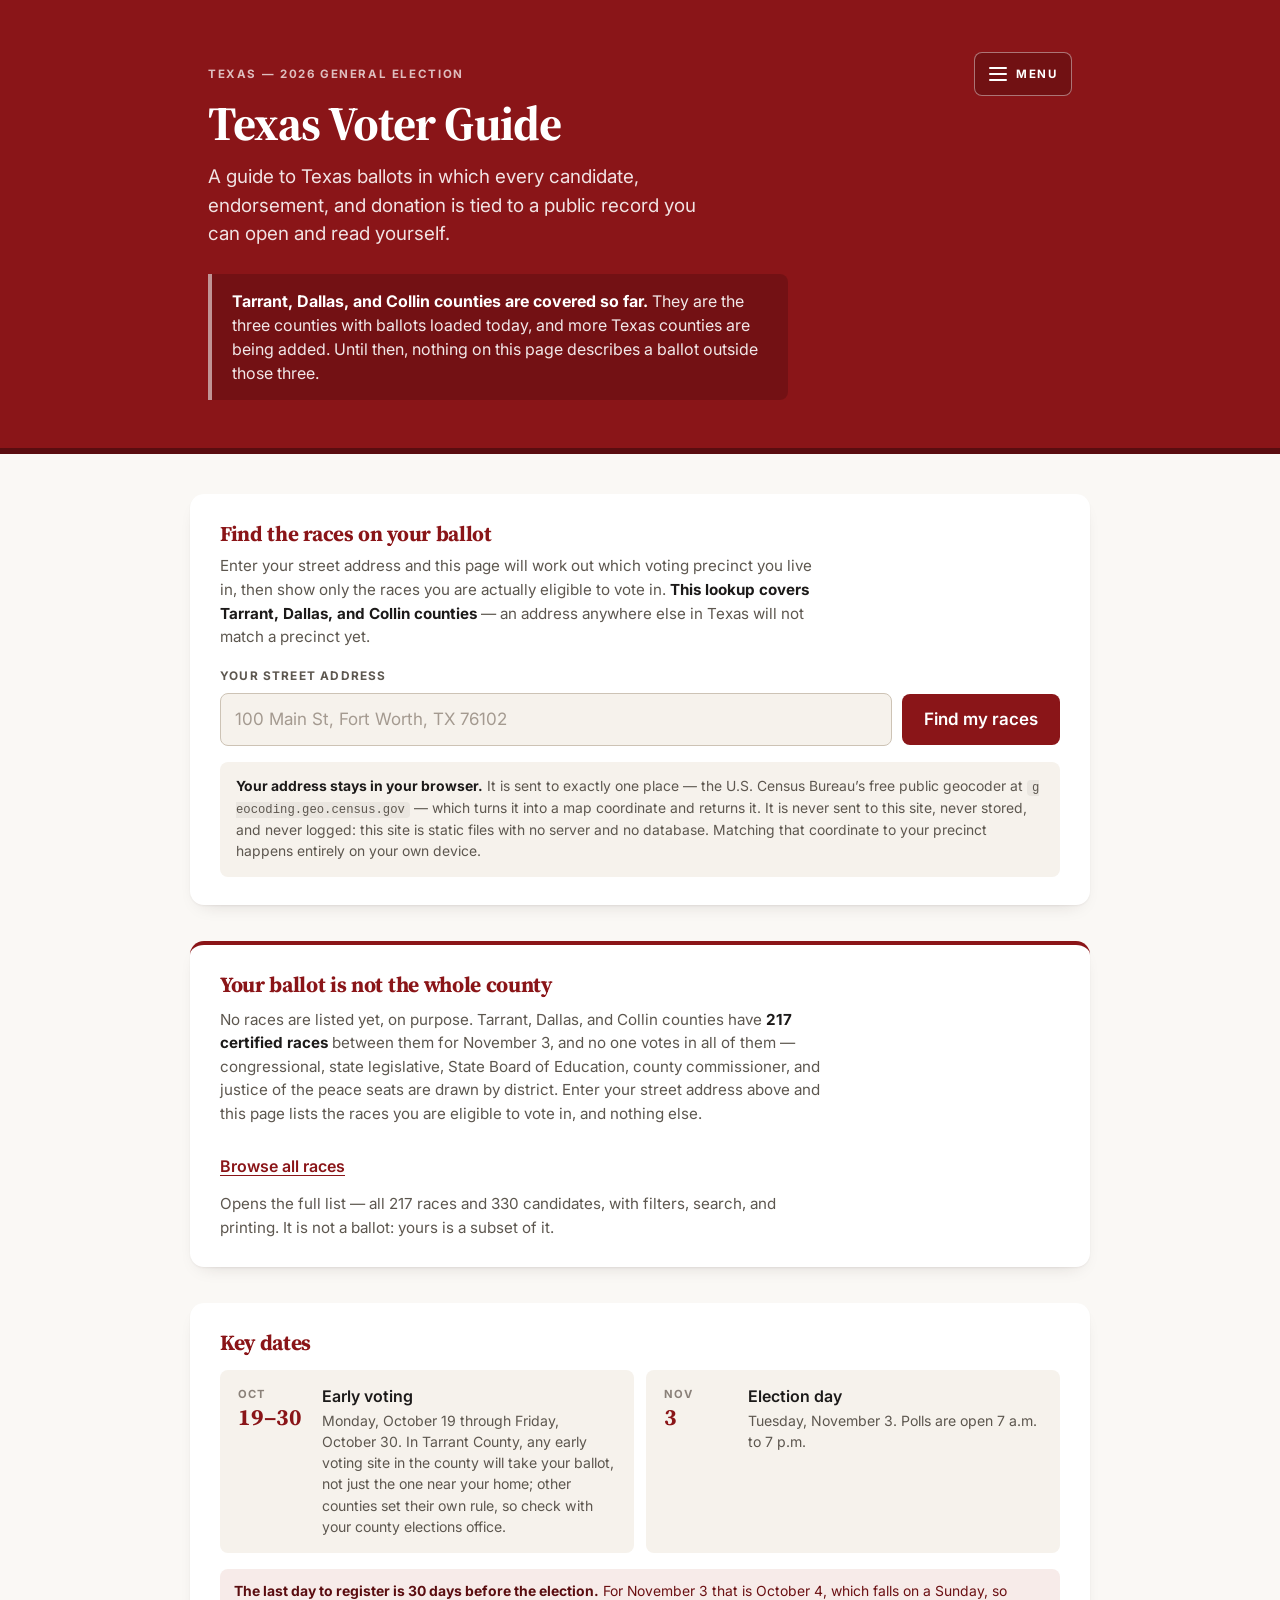
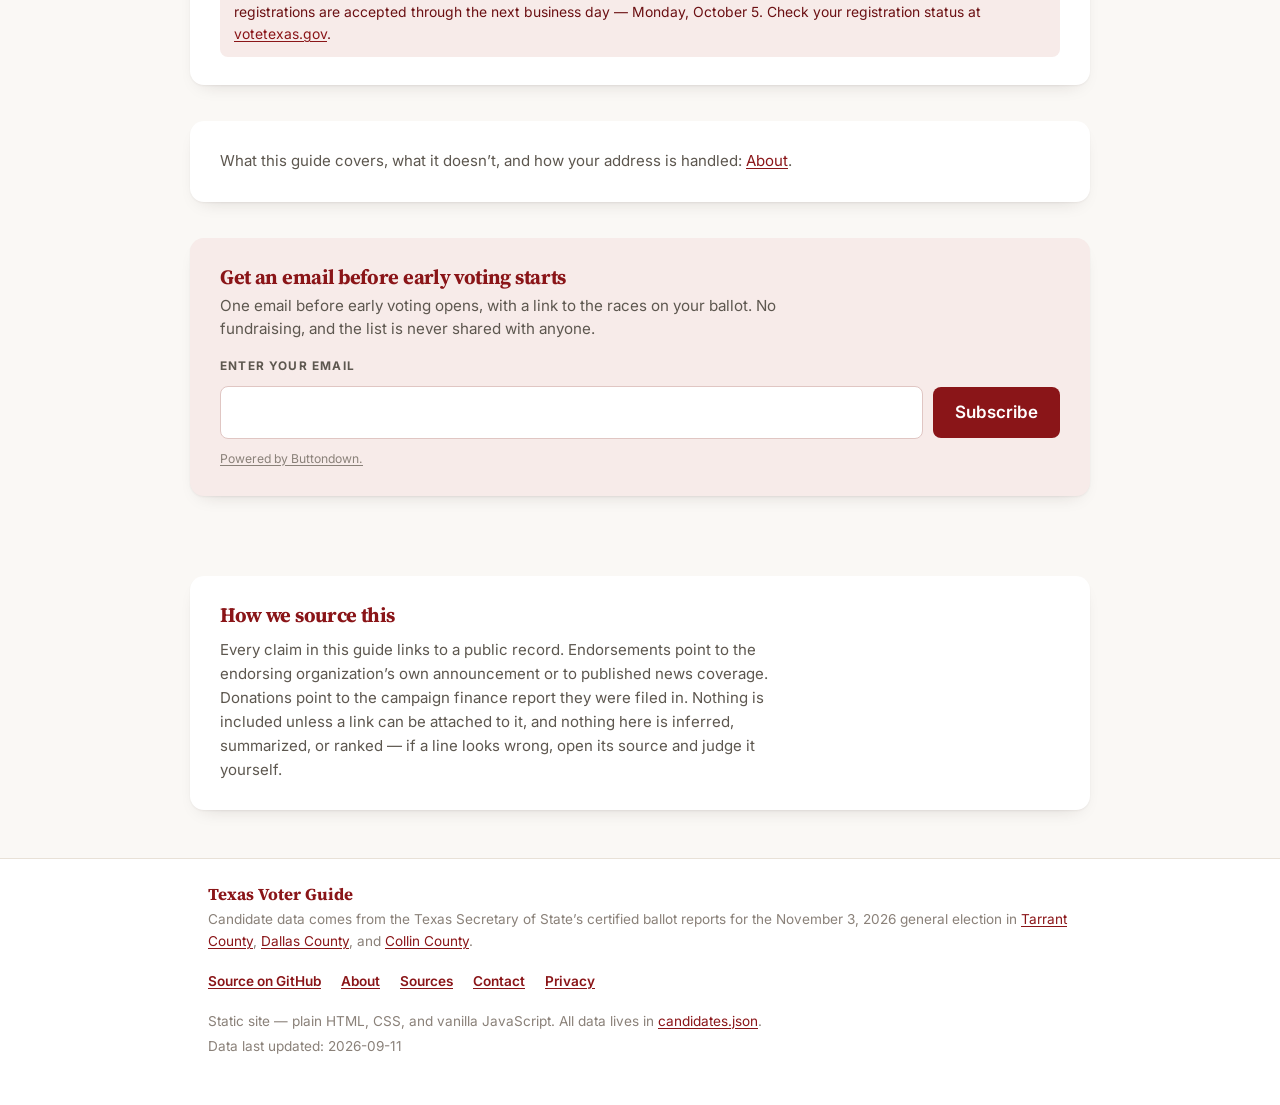
<file: index.html>
<!DOCTYPE html>
<html lang="en">
<head>
<meta charset="utf-8">
<meta name="viewport" content="width=device-width, initial-scale=1">
<title>Texas Voter Guide</title>
<meta name="description" content="A static voter guide for Texas: races, candidates, endorsements, and donations, each with a source link. Tarrant, Dallas, and Collin counties are covered so far; more are on the way.">
<meta name="theme-color" content="#8a1518">
<link rel="icon" href="favicon.svg" type="image/svg+xml">
<link rel="preconnect" href="https://fonts.googleapis.com">
<link rel="preconnect" href="https://fonts.gstatic.com" crossorigin>
<link rel="stylesheet" href="https://fonts.googleapis.com/css2?family=Inter:wght@400;500;600;700&family=Source+Serif+4:opsz,wght@8..60,600;8..60,700&display=swap">
<link rel="stylesheet" href="styles.css">
</head>
<body>

<header class="site-header">
  <div class="wrap">
    <div class="masthead">
      <p class="eyebrow">Texas &mdash; 2026 general election</p>
      <button type="button" class="nav-toggle" id="nav-toggle"
        aria-expanded="false" aria-controls="site-nav">
        <span class="nav-bars" aria-hidden="true"></span>
        <span>Menu</span>
      </button>
    </div>

    <nav class="site-nav" id="site-nav" aria-label="Site">
      <ul>
        <li><a href="index.html" aria-current="page">Guide</a></li>
        <li><a href="about.html">About</a></li>
        <li><a href="contact.html">Contact</a></li>
      </ul>
    </nav>

    <h1>Texas Voter Guide</h1>
    <p class="mission">A guide to Texas ballots in which every candidate, endorsement, and donation is tied to a public record you can open and read yourself.</p>

    <p class="coverage"><strong>Tarrant, Dallas, and Collin counties are covered so far.</strong> They
      are the three counties with ballots loaded today, and more Texas counties are being added. Until
      then, nothing on this page describes a ballot outside those three.</p>
  </div>
</header>

<div class="wrap page">

  <section class="panel lookup" aria-labelledby="lookup-title">
    <h2 id="lookup-title">Find the races on your ballot</h2>
    <p class="lookup-intro">Enter your street address and this page will work out which voting
      precinct you live in, then show only the races you are actually eligible to vote in.
      <strong>This lookup covers Tarrant, Dallas, and Collin counties</strong> &mdash; an address anywhere
      else in Texas will not match a precinct yet.</p>

    <form id="lookup-form" class="lookup-form" novalidate>
      <label for="lookup-address">Your street address</label>
      <div class="lookup-row">
        <input type="text" id="lookup-address" name="address" autocomplete="street-address"
          placeholder="100 Main St, Fort Worth, TX 76102" spellcheck="false">
        <button type="submit" id="lookup-submit">Find my races</button>
      </div>

      <p class="lookup-privacy">
        <strong>Your address stays in your browser.</strong> It is sent to exactly one place &mdash;
        the U.S. Census Bureau&rsquo;s free public geocoder at <code>geocoding.geo.census.gov</code>
        &mdash; which turns it into a map coordinate and returns it. It is never sent to this site,
        never stored, and never logged: this site is static files with no server and no database.
        Matching that coordinate to your precinct happens entirely on your own device.
      </p>
    </form>

    <div id="lookup-status" class="lookup-status" role="status" aria-live="polite" hidden></div>
    <div id="lookup-result" class="lookup-result" hidden></div>
  </section>

  <!-- Stands where the race list will go. Nothing is rendered on first load:
       the list is opened either by an address resolving or by the browse
       button below, both of which run revealRaces() in app.js. -->
  <section class="panel gate" id="landing-gate" aria-labelledby="gate-title">
    <h2 id="gate-title">Your ballot is not the whole county</h2>
    <p>No races are listed yet, on purpose. Tarrant, Dallas, and Collin counties have
      <strong><span data-count="races">&hellip;</span> certified races</strong> between them
      for November 3, and no one votes in all of them &mdash; congressional, state legislative,
      State Board of Education, county commissioner, and justice of the peace seats are drawn by
      district. Enter your street address above and this page lists the races you are eligible to
      vote in, and nothing else.</p>

    <p class="gate-action">
      <button type="button" class="gate-link" id="browse-all"
        aria-controls="browse" aria-expanded="false">Browse all races</button>
    </p>
    <p class="gate-hint">Opens the full list &mdash; all <span data-count="races">&hellip;</span>
      races and <span data-count="candidates">&hellip;</span> candidates, with
      filters, search, and printing. It is not a ballot: yours is a subset of it.</p>
  </section>

  <section class="panel dates" aria-labelledby="dates-title">
    <h2 id="dates-title">Key dates</h2>
    <ul class="date-list">
      <li>
        <span class="date-when">
          <span class="date-month">Oct</span>
          <span class="date-day">19&ndash;30</span>
        </span>
        <span class="date-what">
          <span class="date-title">Early voting</span>
          <span class="date-body">Monday, October 19 through Friday, October 30. In Tarrant County,
            any early voting site in the county will take your ballot, not just the one near your
            home; other counties set their own rule, so check with your county elections
            office.</span>
        </span>
      </li>
      <li>
        <span class="date-when">
          <span class="date-month">Nov</span>
          <span class="date-day">3</span>
        </span>
        <span class="date-what">
          <span class="date-title">Election day</span>
          <span class="date-body">Tuesday, November 3. Polls are open 7 a.m. to 7 p.m.</span>
        </span>
      </li>
    </ul>

    <p class="date-note"><strong>The last day to register is 30 days before the election.</strong>
      For November 3 that is October 4, which falls on a Sunday, so registrations are accepted
      through the next business day &mdash; Monday, October 5. Check your registration status at
      <a href="https://www.votetexas.gov/register-to-vote/">votetexas.gov</a>.</p>
  </section>

  <!-- Hidden on first load; revealed by revealRaces() in app.js once an address
       resolves or the browse button is pressed. -->
  <div id="browse" class="browse" tabindex="-1" hidden>

    <section class="panel" aria-labelledby="how-title">
      <p class="eyebrow" id="how-title">How this guide works</p>
      <ol class="steps">
        <li>
          <span class="step-title">Find your ballot</span>
          <span class="step-body">Filter by federal, state, or county races &mdash; then check which districts you live in.</span>
        </li>
        <li>
          <span class="step-title">Compare the candidates</span>
          <span class="step-body">Each race card lists its certified candidates and their party.</span>
        </li>
        <li>
          <span class="step-title">Check the source</span>
          <span class="step-body">Candidate names come from the state&rsquo;s certified ballot report, linked below.</span>
        </li>
      </ol>
    </section>

    <div class="panel banner" role="note">
      <p class="banner-title">Candidates are real &mdash; endorsements and donations are not loaded yet</p>
      <p>Every race name, candidate name, and party label below is transcribed from the Texas
      Secretary of State&rsquo;s Ballot Certification Reports for the November 3, 2026 general
      election in <a href="sources/ballot-certification-2026-11-03.pdf">Tarrant County</a>,
      <a href="sources/ballot-certification-dallas-2026-11-03.pdf">Dallas County</a>, and
      <a href="sources/ballot-certification-collin-2026-11-03.pdf">Collin County</a>. The
      endorsement and donation sections are empty for every candidate: that data has not been
      collected yet.</p>
      <p>This page lists every race certified in all three counties. <strong>Your ballot will show only a
      subset of them</strong> &mdash; congressional, state legislative, State Board of Education,
      county commissioner, and justice of the peace races are drawn by district, so which ones you
      vote in depends on your address. Use the address lookup above to narrow this page to your
      own ballot.</p>
    </div>

    <section class="controls" id="controls" aria-label="Filters">
      <div class="control">
        <label for="filter-type">Level</label>
        <select id="filter-type">
          <option value="all">All levels</option>
          <option value="federal">Federal</option>
          <option value="state">State</option>
          <option value="county">County &amp; precinct</option>
        </select>
      </div>

      <div class="control">
        <label for="filter-party">Party</label>
        <select id="filter-party">
          <option value="all">All parties</option>
          <option value="REPUBLICAN">Republican</option>
          <option value="DEMOCRATIC">Democratic</option>
          <option value="LIBERTARIAN">Libertarian</option>
          <option value="GREEN">Green</option>
        </select>
      </div>

      <div class="control control-wide">
        <label for="filter-jurisdiction">Jurisdiction</label>
        <select id="filter-jurisdiction">
          <option value="all">All jurisdictions</option>
        </select>
      </div>

      <div class="control control-wide">
        <label for="filter-sort">Order</label>
        <select id="filter-sort">
          <option value="ballot">Ballot order</option>
          <option value="jurisdiction">Grouped by jurisdiction</option>
        </select>
      </div>

      <div class="control control-wide control-search">
        <label for="filter-search">Search</label>
        <input type="search" id="filter-search" placeholder="Candidate, race, donor, endorser&hellip;" autocomplete="off">
      </div>

      <div class="control control-wide control-reset">
        <label for="filter-reset">Filters</label>
        <button type="button" id="filter-reset">Reset filters</button>
      </div>
    </section>

    <p class="filter-note" id="party-note" hidden></p>

    <div class="result-bar">
      <p class="result-count" id="result-count" aria-live="polite"></p>
      <button type="button" id="print-ballot" class="print-button">Print my ballot</button>
    </div>

    <!-- Screen-hidden, print-only: the printed sheet has no hero to identify it,
         so it carries its own heading and, when an address has resolved, the
         precinct and matched address the list was narrowed to. -->
    <div class="print-only print-header" id="print-header"></div>

    <main id="results" aria-label="Races by jurisdiction"></main>

    <!-- Screen-hidden, print-only: filled in only for a slate print, where races
         with no candidate from the selected party are the reason the sheet has
         gaps in it. -->
    <div class="print-only print-footer" id="print-footer"></div>

  </div><!-- /#browse -->

  <section class="panel about" aria-label="About this guide">
    <p>What this guide covers, what it doesn&rsquo;t, and how your address is handled:
      <a href="about.html">About</a>.</p>
  </section>

  <section class="panel signup" aria-labelledby="signup-title">
    <h2 id="signup-title">Get an email before early voting starts</h2>
    <p class="signup-intro">One email before early voting opens, with a link to the races on your
      ballot. No fundraising, and the list is never shared with anyone.</p>

    <form action="https://buttondown.com/api/emails/embed-subscribe/redvoterguides" method="post" class="embeddable-buttondown-form">
      <label for="bd-email">Enter your email</label>
      <input type="email" name="email" id="bd-email" />
      <input type="submit" value="Subscribe" />
      <p><a href="https://buttondown.com/refer/redvoterguides" target="_blank">Powered by Buttondown.</a></p>
    </form>
  </section>

  <section class="sourcing" aria-labelledby="sourcing-title">
    <h2 id="sourcing-title">How we source this</h2>
    <p>Every claim in this guide links to a public record. Endorsements point to the endorsing
      organization&rsquo;s own announcement or to published news coverage. Donations point to the
      campaign finance report they were filed in. Nothing is included unless a link can be
      attached to it, and nothing here is inferred, summarized, or ranked &mdash; if a line looks
      wrong, open its source and judge it yourself.</p>
  </section>

</div>

<footer class="site-footer">
  <div class="wrap">
    <p class="footer-name">Texas Voter Guide</p>
    <p>Candidate data comes from the Texas Secretary of State&rsquo;s certified ballot reports for
      the November 3, 2026 general election in
      <a href="sources/ballot-certification-2026-11-03.pdf">Tarrant County</a>,
      <a href="sources/ballot-certification-dallas-2026-11-03.pdf">Dallas County</a>, and
      <a href="sources/ballot-certification-collin-2026-11-03.pdf">Collin County</a>.</p>
    <ul class="footer-links">
      <li><a href="https://github.com/andrewwimmer/texas-voter-guide">Source on GitHub</a></li>
      <li><a href="about.html">About</a></li>
      <li><a href="sources.html">Sources</a></li>
      <li><a href="contact.html">Contact</a></li>
      <li><a href="about.html#privacy">Privacy</a></li>
    </ul>
    <p>Static site &mdash; plain HTML, CSS, and vanilla JavaScript. All data lives in
      <a href="candidates.json">candidates.json</a>.</p>
    <p id="last-updated"></p>
  </div>
</footer>

<script src="nav.js"></script>
<script src="app.js"></script>
<!-- Cloudflare Web Analytics --><script type='module' src='https://static.cloudflareinsights.com/beacon.min.js' data-cf-beacon='{"token": "117463850c114cb5905c8908d6b514a8"}'></script><!-- End Cloudflare Web Analytics -->
</body>
</html>
</file>
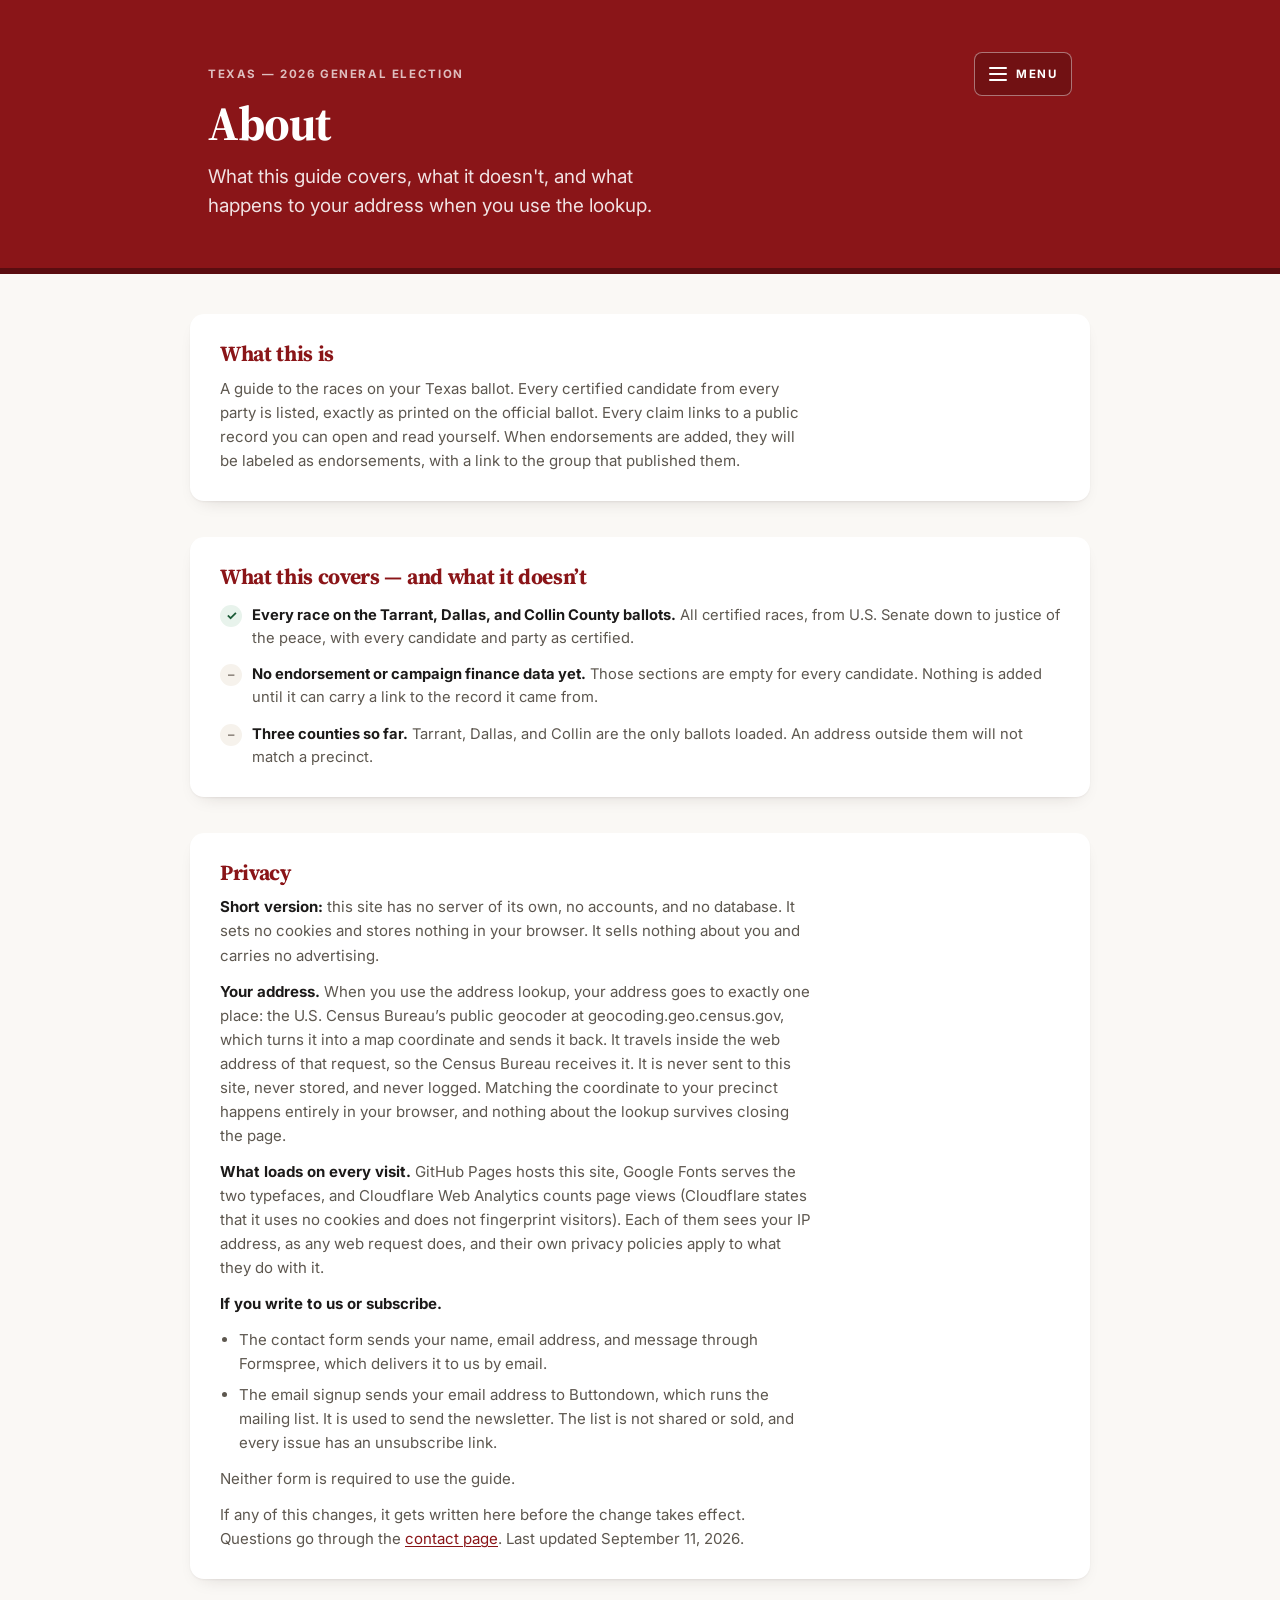
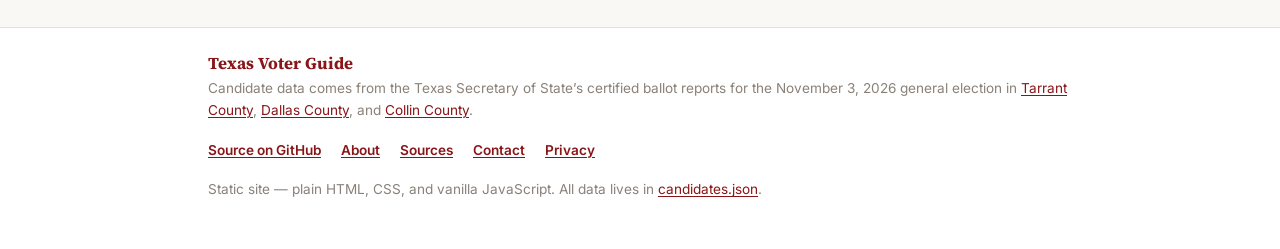
<file: about.html>
<!DOCTYPE html>
<html lang="en">
<head>
<meta charset="utf-8">
<meta name="viewport" content="width=device-width, initial-scale=1">
<title>About &mdash; Texas Voter Guide</title>
<meta name="description" content="What the Texas Voter Guide covers and what it doesn't, and how your address is handled.">
<meta name="theme-color" content="#8a1518">
<link rel="icon" href="favicon.svg" type="image/svg+xml">
<link rel="preconnect" href="https://fonts.googleapis.com">
<link rel="preconnect" href="https://fonts.gstatic.com" crossorigin>
<link rel="stylesheet" href="https://fonts.googleapis.com/css2?family=Inter:wght@400;500;600;700&family=Source+Serif+4:opsz,wght@8..60,600;8..60,700&display=swap">
<link rel="stylesheet" href="styles.css">
</head>
<body class="page-about">

<header class="site-header">
  <div class="wrap">
    <div class="masthead">
      <p class="eyebrow">Texas &mdash; 2026 general election</p>
      <button type="button" class="nav-toggle" id="nav-toggle"
        aria-expanded="false" aria-controls="site-nav">
        <span class="nav-bars" aria-hidden="true"></span>
        <span>Menu</span>
      </button>
    </div>

    <nav class="site-nav" id="site-nav" aria-label="Site">
      <ul>
        <li><a href="index.html">Guide</a></li>
        <li><a href="about.html" aria-current="page">About</a></li>
        <li><a href="contact.html">Contact</a></li>
      </ul>
    </nav>

    <h1>About</h1>
    <p class="mission">What this guide covers, what it doesn't, and what happens to your address
      when you use the lookup.</p>
  </div>
</header>

<div class="wrap page">

  <section class="panel about" aria-labelledby="what-title">
    <h2 id="what-title">What this is</h2>
    <p>A guide to the races on your Texas ballot. Every certified candidate from every party is
      listed, exactly as printed on the official ballot. Every claim links to a public record you
      can open and read yourself. When endorsements are added, they will be labeled as
      endorsements, with a link to the group that published them.</p>
  </section>

  <section class="panel scope" aria-labelledby="scope-title">
    <h2 id="scope-title">What this covers &mdash; and what it doesn&rsquo;t</h2>
    <ul class="scope-list">
      <li class="scope-yes"><strong>Every race on the Tarrant, Dallas, and Collin County ballots.</strong>
        All certified races, from U.S. Senate down to justice of the peace, with every candidate
        and party as certified.</li>
      <li class="scope-no"><strong>No endorsement or campaign finance data yet.</strong> Those
        sections are empty for every candidate. Nothing is added until it can carry a link to the
        record it came from.</li>
      <li class="scope-no"><strong>Three counties so far.</strong> Tarrant, Dallas, and Collin are the
        only ballots loaded. An address outside them will not match a precinct.</li>
    </ul>
  </section>

  <section class="panel about" id="privacy" aria-labelledby="privacy-title">
    <h2 id="privacy-title">Privacy</h2>
    <p><strong>Short version:</strong> this site has no server of its own, no accounts, and no
      database. It sets no cookies and stores nothing in your browser. It sells nothing about you
      and carries no advertising.</p>

    <p><strong>Your address.</strong> When you use the address lookup, your address goes to exactly
      one place: the U.S. Census Bureau&rsquo;s public geocoder at geocoding.geo.census.gov, which
      turns it into a map coordinate and sends it back. It travels inside the web address of that
      request, so the Census Bureau receives it. It is never sent to this site, never stored, and
      never logged. Matching the coordinate to your precinct happens entirely in your browser, and
      nothing about the lookup survives closing the page.</p>

    <p><strong>What loads on every visit.</strong> GitHub Pages hosts this site, Google Fonts serves
      the two typefaces, and Cloudflare Web Analytics counts page views (Cloudflare states that it
      uses no cookies and does not fingerprint visitors). Each of them sees your IP address, as any
      web request does, and their own privacy policies apply to what they do with it.</p>

    <p><strong>If you write to us or subscribe.</strong></p>
    <ul>
      <li>The contact form sends your name, email address, and message through Formspree, which
        delivers it to us by email.</li>
      <li>The email signup sends your email address to Buttondown, which runs the mailing list. It
        is used to send the newsletter. The list is not shared or sold, and every issue has an
        unsubscribe link.</li>
    </ul>
    <p>Neither form is required to use the guide.</p>

    <p>If any of this changes, it gets written here before the change takes effect. Questions go
      through the <a href="contact.html">contact page</a>. Last updated September 11, 2026.</p>
  </section>

</div>

<footer class="site-footer">
  <div class="wrap">
    <p class="footer-name">Texas Voter Guide</p>
    <p>Candidate data comes from the Texas Secretary of State&rsquo;s certified ballot reports for
      the November 3, 2026 general election in
      <a href="sources/ballot-certification-2026-11-03.pdf">Tarrant County</a>,
      <a href="sources/ballot-certification-dallas-2026-11-03.pdf">Dallas County</a>, and
      <a href="sources/ballot-certification-collin-2026-11-03.pdf">Collin County</a>.</p>
    <ul class="footer-links">
      <li><a href="https://github.com/andrewwimmer/texas-voter-guide">Source on GitHub</a></li>
      <li><a href="about.html">About</a></li>
      <li><a href="sources.html">Sources</a></li>
      <li><a href="contact.html">Contact</a></li>
      <li><a href="about.html#privacy">Privacy</a></li>
    </ul>
    <p>Static site &mdash; plain HTML, CSS, and vanilla JavaScript. All data lives in
      <a href="candidates.json">candidates.json</a>.</p>
  </div>
</footer>

<script src="nav.js"></script>
<!-- Cloudflare Web Analytics --><script type='module' src='https://static.cloudflareinsights.com/beacon.min.js' data-cf-beacon='{"token": "117463850c114cb5905c8908d6b514a8"}'></script><!-- End Cloudflare Web Analytics -->
</body>
</html>
</file>
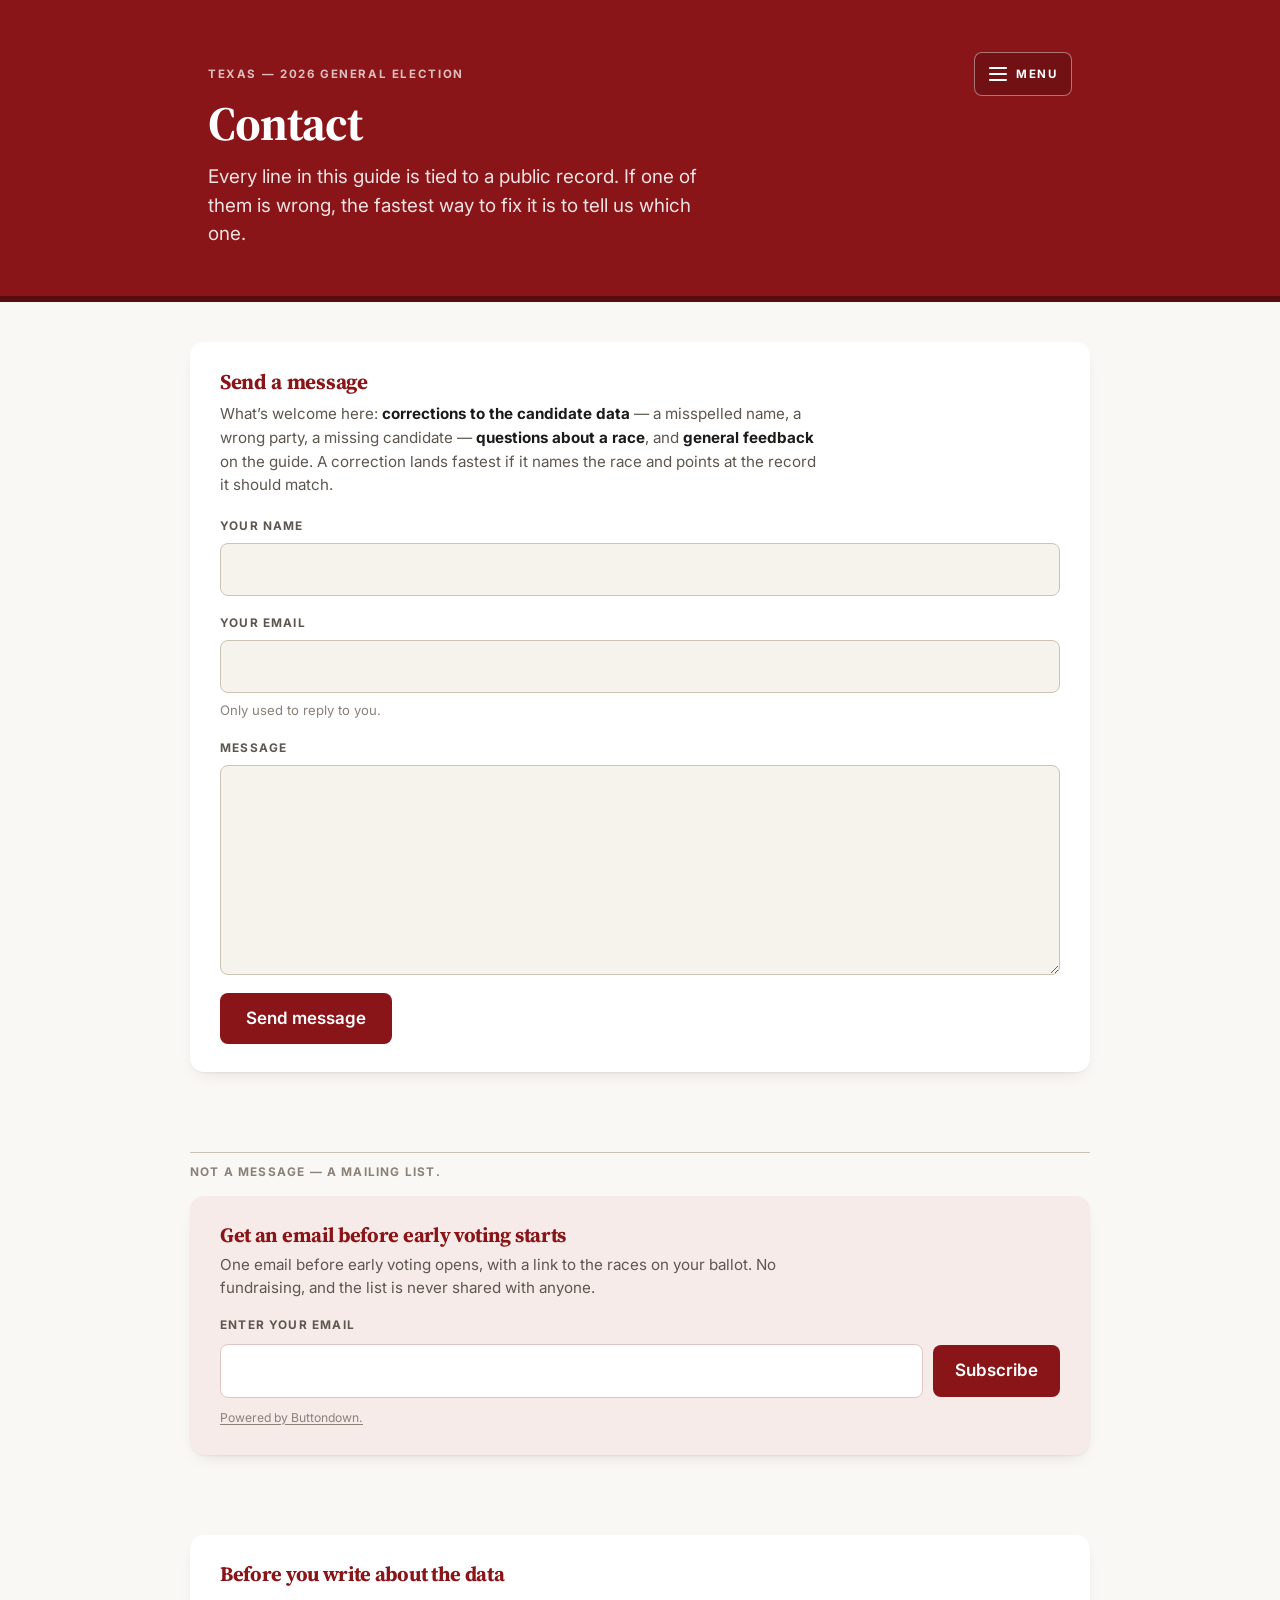
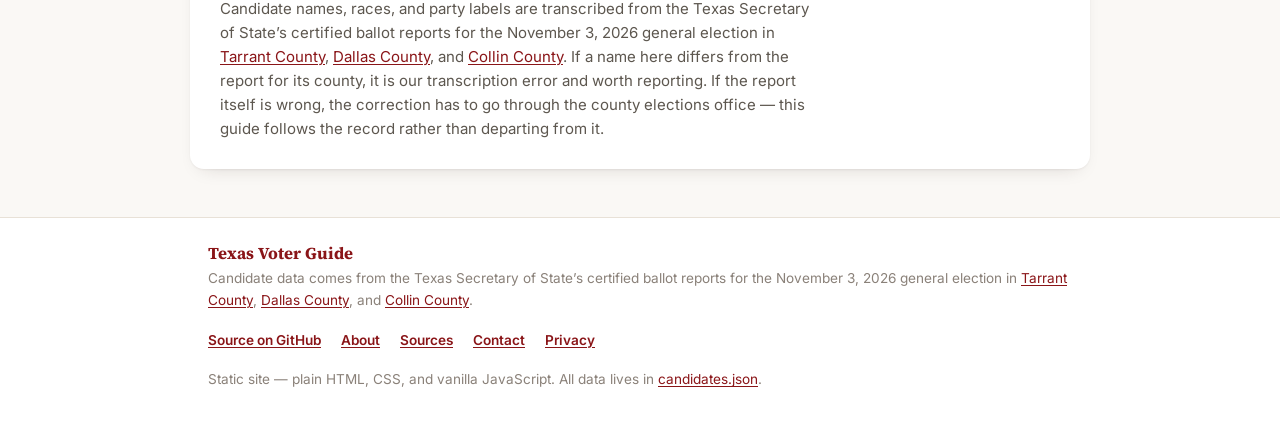
<file: contact.html>
<!DOCTYPE html>
<html lang="en">
<head>
<meta charset="utf-8">
<meta name="viewport" content="width=device-width, initial-scale=1">
<title>Contact &mdash; Texas Voter Guide</title>
<meta name="description" content="Send a correction to the candidate data, ask about a race, or pass on general feedback about the Texas Voter Guide.">
<meta name="theme-color" content="#8a1518">
<link rel="icon" href="favicon.svg" type="image/svg+xml">
<link rel="preconnect" href="https://fonts.googleapis.com">
<link rel="preconnect" href="https://fonts.gstatic.com" crossorigin>
<link rel="stylesheet" href="https://fonts.googleapis.com/css2?family=Inter:wght@400;500;600;700&family=Source+Serif+4:opsz,wght@8..60,600;8..60,700&display=swap">
<link rel="stylesheet" href="styles.css">
</head>
<body class="page-contact">

<header class="site-header">
  <div class="wrap">
    <div class="masthead">
      <p class="eyebrow">Texas &mdash; 2026 general election</p>
      <button type="button" class="nav-toggle" id="nav-toggle"
        aria-expanded="false" aria-controls="site-nav">
        <span class="nav-bars" aria-hidden="true"></span>
        <span>Menu</span>
      </button>
    </div>

    <nav class="site-nav" id="site-nav" aria-label="Site">
      <ul>
        <li><a href="index.html">Guide</a></li>
        <li><a href="about.html">About</a></li>
        <li><a href="contact.html" aria-current="page">Contact</a></li>
      </ul>
    </nav>

    <h1>Contact</h1>
    <p class="mission">Every line in this guide is tied to a public record. If one of them is wrong,
      the fastest way to fix it is to tell us which one.</p>
  </div>
</header>

<div class="wrap page">

  <section class="panel contact" aria-labelledby="contact-title">
    <h2 id="contact-title">Send a message</h2>
    <p class="contact-intro">What&rsquo;s welcome here: <strong>corrections to the candidate
      data</strong> &mdash; a misspelled name, a wrong party, a missing candidate &mdash;
      <strong>questions about a race</strong>, and <strong>general feedback</strong> on the guide.
      A correction lands fastest if it names the race and points at the record it should match.</p>

    <form class="contact-form" action="https://formspree.io/f/mwkrwwdj" method="post">
      <div class="field">
        <label for="contact-name">Your name</label>
        <input type="text" id="contact-name" name="name" autocomplete="name" required>
      </div>

      <div class="field">
        <label for="contact-email">Your email</label>
        <input type="email" id="contact-email" name="email" autocomplete="email" required>
        <p class="field-note">Only used to reply to you.</p>
      </div>

      <div class="field">
        <label for="contact-message">Message</label>
        <textarea id="contact-message" name="message" rows="7" required></textarea>
      </div>

      <!-- Honeypot: hidden from people, irresistible to bots. Formspree drops
           any submission that arrives with this field filled in. -->
      <div class="honeypot" aria-hidden="true">
        <label for="contact-gotcha">Leave this field empty</label>
        <input type="text" id="contact-gotcha" name="_gotcha" tabindex="-1" autocomplete="off">
      </div>

      <button type="submit" class="contact-submit">Send message</button>
    </form>
  </section>

  <!-- Separate ask, separate form. The rule and its label exist so nobody
       types a correction into the newsletter box, or an email address into
       the contact form expecting to be subscribed. -->
  <hr class="section-divider">
  <p class="section-divider-note">Not a message &mdash; a mailing list.</p>

  <section class="panel signup" aria-labelledby="signup-title">
    <h2 id="signup-title">Get an email before early voting starts</h2>
    <p class="signup-intro">One email before early voting opens, with a link to the races on your
      ballot. No fundraising, and the list is never shared with anyone.</p>

    <form action="https://buttondown.com/api/emails/embed-subscribe/redvoterguides" method="post" class="embeddable-buttondown-form">
      <label for="bd-email">Enter your email</label>
      <input type="email" name="email" id="bd-email" />
      <input type="submit" value="Subscribe" />
      <p><a href="https://buttondown.com/refer/redvoterguides" target="_blank">Powered by Buttondown.</a></p>
    </form>
  </section>

  <section class="sourcing" aria-labelledby="sourcing-title">
    <h2 id="sourcing-title">Before you write about the data</h2>
    <p>Candidate names, races, and party labels are transcribed from the Texas Secretary of
      State&rsquo;s certified ballot reports for the November 3, 2026 general election in
      <a href="sources/ballot-certification-2026-11-03.pdf">Tarrant County</a>,
      <a href="sources/ballot-certification-dallas-2026-11-03.pdf">Dallas County</a>, and
      <a href="sources/ballot-certification-collin-2026-11-03.pdf">Collin County</a>. If a name
      here differs from the report for its county, it is our transcription error and worth
      reporting. If the report itself is
      wrong, the correction has to go through the county elections office &mdash; this guide follows
      the record rather than departing from it.</p>
  </section>

</div>

<footer class="site-footer">
  <div class="wrap">
    <p class="footer-name">Texas Voter Guide</p>
    <p>Candidate data comes from the Texas Secretary of State&rsquo;s certified ballot reports for
      the November 3, 2026 general election in
      <a href="sources/ballot-certification-2026-11-03.pdf">Tarrant County</a>,
      <a href="sources/ballot-certification-dallas-2026-11-03.pdf">Dallas County</a>, and
      <a href="sources/ballot-certification-collin-2026-11-03.pdf">Collin County</a>.</p>
    <ul class="footer-links">
      <li><a href="https://github.com/andrewwimmer/texas-voter-guide">Source on GitHub</a></li>
      <li><a href="about.html">About</a></li>
      <li><a href="sources.html">Sources</a></li>
      <li><a href="contact.html">Contact</a></li>
      <li><a href="about.html#privacy">Privacy</a></li>
    </ul>
    <p>Static site &mdash; plain HTML, CSS, and vanilla JavaScript. All data lives in
      <a href="candidates.json">candidates.json</a>.</p>
  </div>
</footer>

<script src="nav.js"></script>
<!-- Cloudflare Web Analytics --><script type='module' src='https://static.cloudflareinsights.com/beacon.min.js' data-cf-beacon='{"token": "117463850c114cb5905c8908d6b514a8"}'></script><!-- End Cloudflare Web Analytics -->
</body>
</html>
</file>
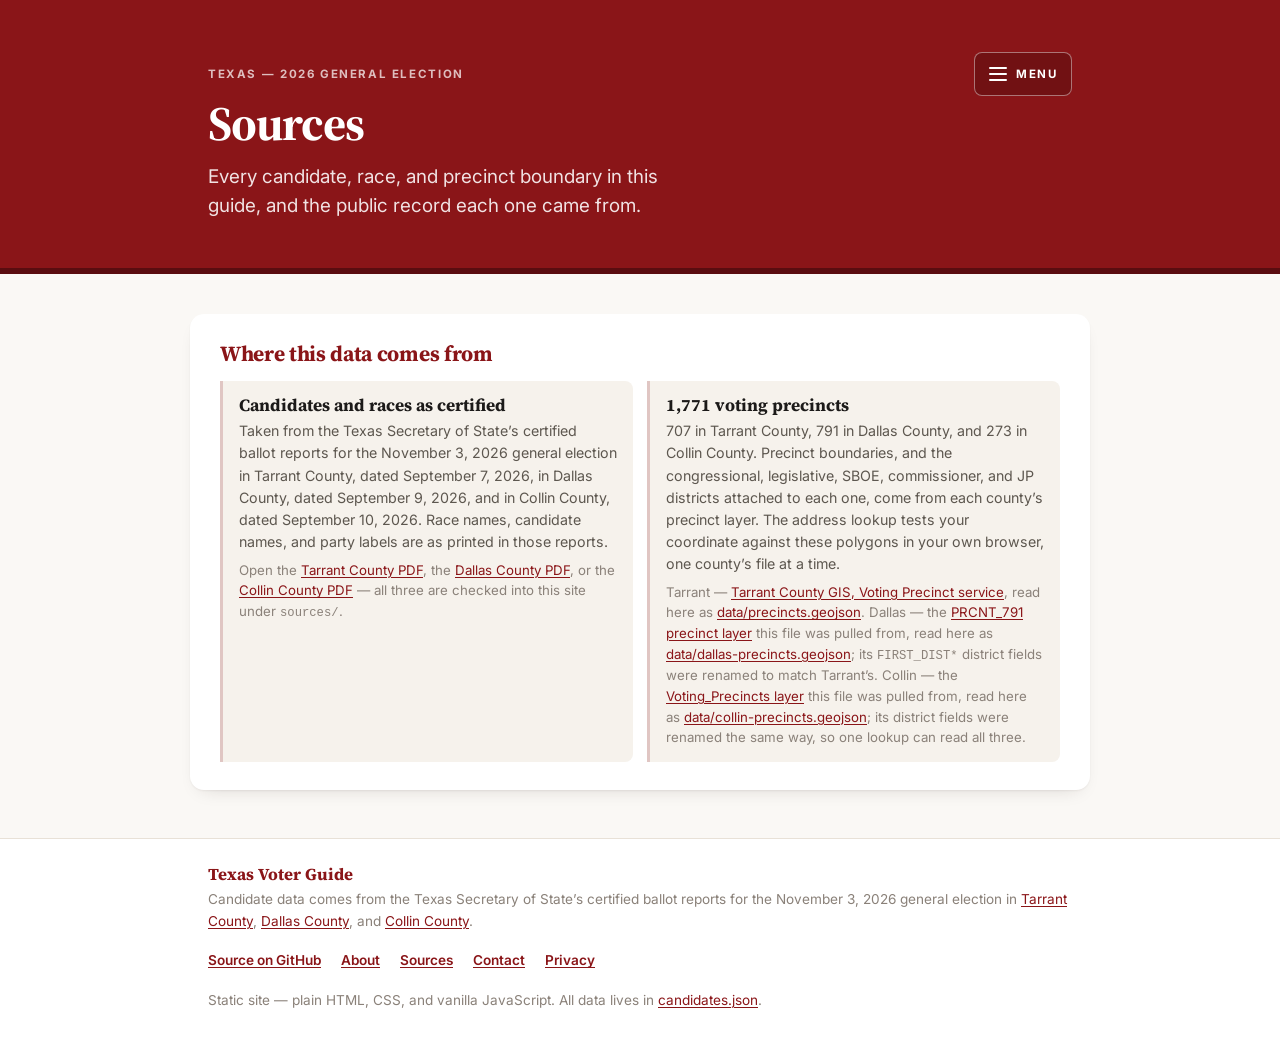
<file: sources.html>
<!DOCTYPE html>
<html lang="en">
<head>
<meta charset="utf-8">
<meta name="viewport" content="width=device-width, initial-scale=1">
<title>Sources &mdash; Texas Voter Guide</title>
<meta name="description" content="Where the Texas Voter Guide's candidate, race, and precinct data comes from, with a link to the public record behind each one.">
<meta name="theme-color" content="#8a1518">
<link rel="icon" href="favicon.svg" type="image/svg+xml">
<link rel="preconnect" href="https://fonts.googleapis.com">
<link rel="preconnect" href="https://fonts.gstatic.com" crossorigin>
<link rel="stylesheet" href="https://fonts.googleapis.com/css2?family=Inter:wght@400;500;600;700&family=Source+Serif+4:opsz,wght@8..60,600;8..60,700&display=swap">
<link rel="stylesheet" href="styles.css">
</head>
<body class="page-sources">

<header class="site-header">
  <div class="wrap">
    <div class="masthead">
      <p class="eyebrow">Texas &mdash; 2026 general election</p>
      <button type="button" class="nav-toggle" id="nav-toggle"
        aria-expanded="false" aria-controls="site-nav">
        <span class="nav-bars" aria-hidden="true"></span>
        <span>Menu</span>
      </button>
    </div>

    <nav class="site-nav" id="site-nav" aria-label="Site">
      <ul>
        <li><a href="index.html">Guide</a></li>
        <li><a href="about.html">About</a></li>
        <li><a href="contact.html">Contact</a></li>
      </ul>
    </nav>

    <h1>Sources</h1>
    <p class="mission">Every candidate, race, and precinct boundary in this guide, and the public
      record each one came from.</p>
  </div>
</header>

<div class="wrap page">

  <section class="panel provenance" aria-labelledby="provenance-title">
    <h2 id="provenance-title">Where this data comes from</h2>
    <dl class="prov-list">
      <div class="prov-item">
        <dt>Candidates and races as certified</dt>
        <dd>Taken from the Texas Secretary of State&rsquo;s certified ballot reports for the
          November 3, 2026 general election in Tarrant County, dated September 7, 2026, in
          Dallas County, dated September 9, 2026, and in Collin County, dated September 10, 2026.
          Race names, candidate names, and party labels are as printed in those reports.
          <span class="prov-meta">Open the
          <a href="sources/ballot-certification-2026-11-03.pdf">Tarrant County PDF</a>, the
          <a href="sources/ballot-certification-dallas-2026-11-03.pdf">Dallas County PDF</a>, or the
          <a href="sources/ballot-certification-collin-2026-11-03.pdf">Collin County PDF</a>
          &mdash; all three are checked into this site under <code>sources/</code>.</span></dd>
      </div>
      <div class="prov-item">
        <dt>1,771 voting precincts</dt>
        <dd>707 in Tarrant County, 791 in Dallas County, and 273 in Collin County. Precinct
          boundaries, and the
          congressional, legislative, SBOE, commissioner, and JP districts attached to each one,
          come from each county&rsquo;s precinct layer. The address lookup tests your coordinate
          against these polygons in your own browser, one county&rsquo;s file at a time.
          <span class="prov-meta">Tarrant &mdash;
          <a href="https://mapit.tarrantcounty.com/arcgis/rest/services/Dynamic/VotingPrecinct/MapServer">Tarrant
          County GIS, Voting Precinct service</a>, read here as
          <a href="data/precincts.geojson">data/precincts.geojson</a>. Dallas &mdash; the
          <a href="https://services3.arcgis.com/zqe2kwz79KUqUvxC/ArcGIS/rest/services/PRCNT_791_20260729/FeatureServer/7">PRCNT_791
          precinct layer</a> this file was pulled from, read here as
          <a href="data/dallas-precincts.geojson">data/dallas-precincts.geojson</a>; its
          <code>FIRST_DIST*</code> district fields were renamed to match Tarrant&rsquo;s. Collin
          &mdash; the
          <a href="https://services1.arcgis.com/fdWXd5OobWR1E3er/arcgis/rest/services/Voting_Precincts/FeatureServer/0">Voting_Precincts
          layer</a> this file was pulled from, read here as
          <a href="data/collin-precincts.geojson">data/collin-precincts.geojson</a>; its district
          fields were renamed the same way, so one lookup can read all three.</span></dd>
      </div>
    </dl>
  </section>

</div>

<footer class="site-footer">
  <div class="wrap">
    <p class="footer-name">Texas Voter Guide</p>
    <p>Candidate data comes from the Texas Secretary of State&rsquo;s certified ballot reports for
      the November 3, 2026 general election in
      <a href="sources/ballot-certification-2026-11-03.pdf">Tarrant County</a>,
      <a href="sources/ballot-certification-dallas-2026-11-03.pdf">Dallas County</a>, and
      <a href="sources/ballot-certification-collin-2026-11-03.pdf">Collin County</a>.</p>
    <ul class="footer-links">
      <li><a href="https://github.com/andrewwimmer/texas-voter-guide">Source on GitHub</a></li>
      <li><a href="about.html">About</a></li>
      <li><a href="sources.html">Sources</a></li>
      <li><a href="contact.html">Contact</a></li>
      <li><a href="about.html#privacy">Privacy</a></li>
    </ul>
    <p>Static site &mdash; plain HTML, CSS, and vanilla JavaScript. All data lives in
      <a href="candidates.json">candidates.json</a>.</p>
  </div>
</footer>

<script src="nav.js"></script>
<!-- Cloudflare Web Analytics --><script type='module' src='https://static.cloudflareinsights.com/beacon.min.js' data-cf-beacon='{"token": "117463850c114cb5905c8908d6b514a8"}'></script><!-- End Cloudflare Web Analytics -->
</body>
</html>
</file>
<file: styles.css>
/* Texas Voter Guide — presentation only.

   Mobile first: every base rule targets a phone held in one hand, and
   min-width queries only ever add width, never rearrange meaning.

   The page has three densities, in this order, and the spacing scale exists
   to keep them apart: a heavy red hero, a run of quiet explanatory panels,
   and then the ballot itself — a long list that has to stay scannable for
   several hundred lines. */

:root {
  --bg: #faf8f5;
  --surface: #ffffff;
  --surface-sunk: #f6f2ec;
  --text: #1c1a19;
  --muted: #5d574f;
  --faint: #8a8179;
  --line: #e8e1d7;
  --line-strong: #cdc3b5;
  --hairline: #f0eae1;

  --red: #8a1518;          /* 9.1:1 on --bg */
  --red-dark: #6b1013;
  --red-deep: #5a0d10;
  --red-soft: #f7ebe9;
  --red-line: #e0c6c3;

  --warn-bg: #fdf6e6;
  --warn-line: #d6a94a;
  --warn-accent: #9a6b0e;
  --warn-text: #4a3a12;

  /* Party colors carry no meaning on their own — every chip also states the
     party in words and stamps a distinctly shaped glyph. Color is the third
     signal, never the only one. */
  --rep: #8a1518;
  --rep-bg: #f9ecea;
  --dem: #164a80;
  --dem-bg: #eaf1f8;
  --lib: #7a5310;
  --lib-bg: #fbf2df;
  --grn: #1b5b37;
  --grn-bg: #e8f3ec;

  --serif: "Source Serif 4", Georgia, "Times New Roman", serif;
  --sans: Inter, -apple-system, BlinkMacSystemFont, "Segoe UI", Roboto, Arial, sans-serif;

  --r-sm: 8px;
  --r: 14px;
  --r-lg: 20px;

  /* Cards are lifted off the page instead of boxed in. Two layers: a tight
     contact shadow so edges read at all, and a wide soft one for depth. */
  --shadow: 0 1px 2px rgba(40, 26, 22, 0.05), 0 8px 20px -12px rgba(40, 26, 22, 0.22);
  --shadow-lift: 0 2px 4px rgba(40, 26, 22, 0.06), 0 14px 30px -14px rgba(40, 26, 22, 0.28);

  /* One spacing rhythm for the whole page. Panels sit a --gap apart;
     jurisdiction groups get --gap-group, which is deliberately much larger —
     that gap is the only thing separating one office's races from the next. */
  --gap: 28px;
  --gap-group: 56px;
}

* { box-sizing: border-box; }

html {
  -webkit-text-size-adjust: 100%;
  scroll-behavior: smooth;
  color-scheme: light;
}

body {
  margin: 0;
  background: var(--bg);
  color: var(--text);
  font-family: var(--sans);
  font-size: 17px;
  line-height: 1.6;
  -webkit-font-smoothing: antialiased;
  text-rendering: optimizeLegibility;
}

h1, h2, h3 {
  font-family: var(--serif);
  font-weight: 700;
  line-height: 1.15;
  letter-spacing: -0.015em;
  color: var(--red);
}

p { margin: 0 0 12px; }
p:last-child { margin-bottom: 0; }

.wrap {
  max-width: 900px;
  margin: 0 auto;
  padding: 0 18px;
}

a {
  color: var(--red);
  text-underline-offset: 2px;
  text-decoration-thickness: 1px;
}

a:hover { color: var(--red-dark); }

:focus-visible {
  outline: 3px solid var(--red);
  outline-offset: 2px;
  border-radius: 4px;
}

.visually-hidden {
  position: absolute;
  width: 1px;
  height: 1px;
  margin: -1px;
  padding: 0;
  overflow: hidden;
  clip-path: inset(50%);
  white-space: nowrap;
}

/* Shared eyebrow: small, tracked, uppercase. Used above every major heading
   so each section announces its kind before its name. */
.eyebrow {
  margin: 0 0 8px;
  font-family: var(--sans);
  font-size: 0.72rem;
  font-weight: 700;
  text-transform: uppercase;
  letter-spacing: 0.14em;
  color: var(--faint);
}

/* ==========================================================================
   Hero — a solid red band, full bleed, that the page falls out of.
   ========================================================================== */

.site-header {
  background: var(--red);
  color: #fff;
  padding: 30px 0 34px;
  /* A darker seam at the base keeps the band from ending on a flat cut. */
  box-shadow: inset 0 -6px 0 var(--red-deep);
}

.site-header .eyebrow {
  color: rgba(255, 255, 255, 0.72);
  margin-bottom: 10px;
}

.site-header h1 {
  margin: 0 0 12px;
  font-size: clamp(2.1rem, 8.5vw, 2.6rem);
  color: #fff;
  letter-spacing: -0.02em;
}

.mission {
  margin: 0;
  max-width: 34ch;
  font-size: 1.06rem;
  line-height: 1.5;
  color: rgba(255, 255, 255, 0.88);
}

/* The single most important caveat on the page, so it stays inside the band
   rather than becoming one more panel below it. */
.coverage {
  margin: 22px 0 0;
  max-width: 58ch;
  padding: 13px 16px;
  background: rgba(0, 0, 0, 0.16);
  border-left: 4px solid rgba(255, 255, 255, 0.55);
  border-radius: 0 var(--r-sm) var(--r-sm) 0;
  font-size: 0.95rem;
  line-height: 1.5;
  color: rgba(255, 255, 255, 0.9);
}

.coverage strong { color: #fff; }

/* ---------- Masthead + navigation ----------
   A hamburger at every width: the links stay collapsed behind the button on
   desktop as on a phone. The button is the single source of state
   (aria-expanded); .is-open on the nav is only ever derived from it. */

.masthead {
  display: flex;
  align-items: center;
  justify-content: space-between;
  gap: 16px;
}

.masthead .eyebrow { margin-bottom: 0; }

.nav-toggle {
  flex: 0 0 auto;
  display: inline-flex;
  align-items: center;
  gap: 9px;
  min-height: 44px;
  padding: 9px 14px;
  font: inherit;
  font-size: 0.72rem;
  font-weight: 700;
  text-transform: uppercase;
  letter-spacing: 0.12em;
  color: #fff;
  background: rgba(0, 0, 0, 0.18);
  border: 1px solid rgba(255, 255, 255, 0.42);
  border-radius: var(--r-sm);
  cursor: pointer;
  -webkit-appearance: none;
  appearance: none;
}

.nav-toggle:hover { background: rgba(0, 0, 0, 0.3); }

/* The red band swallows a red focus ring, so the hero's controls take a white
   one instead. */
.nav-toggle:focus-visible,
.site-nav a:focus-visible {
  outline: 3px solid #fff;
  outline-offset: 2px;
}

/* Three bars from one element: the middle is the span, the outer two its
   pseudo-elements. Open, the middle drops out and the others cross. */
.nav-bars,
.nav-bars::before,
.nav-bars::after {
  display: block;
  width: 18px;
  height: 2px;
  background: #fff;
  border-radius: 2px;
  transition: transform 0.16s ease, top 0.16s ease, background-color 0.16s ease;
}

.nav-bars {
  position: relative;
}

.nav-bars::before,
.nav-bars::after {
  content: "";
  position: absolute;
  left: 0;
}

.nav-bars::before { top: -6px; }
.nav-bars::after { top: 6px; }

.nav-toggle[aria-expanded="true"] .nav-bars { background: transparent; }

.nav-toggle[aria-expanded="true"] .nav-bars::before {
  top: 0;
  transform: rotate(45deg);
}

.nav-toggle[aria-expanded="true"] .nav-bars::after {
  top: 0;
  transform: rotate(-45deg);
}

.site-nav { display: none; }
.site-nav.is-open { display: block; }

.site-nav ul {
  list-style: none;
  margin: 16px 0 2px;
  padding: 6px;
  display: flex;
  flex-direction: column;
  gap: 2px;
  background: rgba(0, 0, 0, 0.18);
  border-radius: var(--r-sm);
}

.site-nav a {
  display: block;
  min-height: 44px;
  padding: 11px 13px;
  border-radius: var(--r-sm);
  color: #fff;
  font-weight: 600;
  font-size: 0.98rem;
  text-decoration: none;
}

.site-nav a:hover {
  color: #fff;
  background: rgba(255, 255, 255, 0.14);
}

/* The current page is marked by weight and a held highlight, not by colour
   alone. */
.site-nav a[aria-current="page"] {
  background: rgba(255, 255, 255, 0.18);
  font-weight: 700;
}

/* ==========================================================================
   Page body rhythm
   ========================================================================== */

.page { padding: var(--gap) 0 0; }

.panel { margin: 0 0 var(--gap); }

.panel > h2 {
  margin: 0 0 8px;
  font-size: 1.3rem;
}

/* ---------- How it works ---------- */

.steps {
  list-style: none;
  counter-reset: step;
  margin: 0;
  padding: 0;
  display: grid;
  gap: 16px;
}

.steps li {
  counter-increment: step;
  position: relative;
  padding-left: 44px;
  min-height: 32px;
}

.steps li::before {
  content: counter(step);
  position: absolute;
  left: 0;
  top: 1px;
  width: 30px;
  height: 30px;
  border-radius: 50%;
  background: var(--red);
  color: #fff;
  font-family: var(--serif);
  font-weight: 700;
  font-size: 1rem;
  display: flex;
  align-items: center;
  justify-content: center;
}

.step-title {
  display: block;
  font-weight: 600;
  font-size: 0.98rem;
  line-height: 1.35;
}

.step-body {
  display: block;
  color: var(--muted);
  font-size: 0.9rem;
  line-height: 1.5;
}

/* ---------- Section divider ----------
   Used where two unrelated forms share a page: the rule breaks the rhythm and
   the note names what comes next, so the second form is read as a new ask
   rather than as more of the first one. */

.section-divider {
  margin: var(--gap-group) 0 10px;
  border: 0;
  border-top: 1px solid var(--line-strong);
}

.section-divider-note {
  margin: 0 0 14px;
  font-size: 0.74rem;
  font-weight: 700;
  text-transform: uppercase;
  letter-spacing: 0.1em;
  color: var(--faint);
}

/* ---------- Email signup ----------
   Tinted, not white: it must never be mistaken for the address lookup. */

.signup {
  padding: 22px 20px;
  background: var(--red-soft);
  border-radius: var(--r);
  box-shadow: var(--shadow);
}

.signup h2 {
  margin: 0 0 6px;
  font-size: 1.28rem;
}

.signup-intro {
  margin: 0 0 16px;
  font-size: 0.95rem;
  line-height: 1.5;
  max-width: 56ch;
  color: var(--muted);
}

.signup .embeddable-buttondown-form {
  display: flex;
  flex-direction: column;
  gap: 10px;
}

.signup .embeddable-buttondown-form label {
  font-size: 0.74rem;
  font-weight: 700;
  text-transform: uppercase;
  letter-spacing: 0.1em;
  color: var(--muted);
}

.signup .embeddable-buttondown-form input[type="email"] {
  font: inherit;
  min-width: 0;
  min-height: 48px;
  padding: 12px 14px;
  border: 1px solid var(--red-line);
  border-radius: var(--r-sm);
  background: var(--surface);
  color: var(--text);
}

.signup .embeddable-buttondown-form input[type="submit"] {
  font: inherit;
  font-weight: 600;
  min-height: 48px;
  padding: 12px 22px;
  border: 0;
  border-radius: var(--r-sm);
  background: var(--red);
  color: #fff;
  cursor: pointer;
  white-space: nowrap;
  -webkit-appearance: none;
  appearance: none;
}

.signup .embeddable-buttondown-form input[type="submit"]:hover { background: var(--red-dark); }

.signup .embeddable-buttondown-form p {
  margin: 0;
  font-size: 0.76rem;
  color: var(--faint);
}

.signup .embeddable-buttondown-form p a { color: var(--faint); }
.signup .embeddable-buttondown-form p a:hover { color: var(--red); }

/* ---------- Data-status notice ---------- */

.banner {
  padding: 16px 18px;
  background: var(--warn-bg);
  border-left: 5px solid var(--warn-line);
  border-radius: 0 var(--r) var(--r) 0;
  color: var(--warn-text);
  font-size: 0.92rem;
  line-height: 1.55;
  box-shadow: var(--shadow);
}

.banner p { margin: 0 0 10px; }
.banner p:last-child { margin-bottom: 0; }

.banner-title {
  font-family: var(--sans);
  font-size: 0.74rem;
  font-weight: 700;
  text-transform: uppercase;
  letter-spacing: 0.1em;
  color: var(--warn-accent);
}

.banner a { color: var(--warn-accent); }

/* ---------- Address lookup ---------- */

.lookup {
  background: var(--surface);
  border-radius: var(--r);
  padding: 22px 20px;
  box-shadow: var(--shadow);
}

.lookup h2 {
  margin: 0 0 8px;
  font-size: 1.32rem;
}

.lookup-intro {
  margin: 0 0 18px;
  color: var(--muted);
  font-size: 0.95rem;
  line-height: 1.55;
  max-width: 60ch;
}

.lookup-intro strong { color: var(--text); }

.lookup-form label {
  display: block;
  font-size: 0.74rem;
  font-weight: 700;
  text-transform: uppercase;
  letter-spacing: 0.1em;
  color: var(--muted);
  margin-bottom: 7px;
}

.lookup-row {
  display: flex;
  flex-direction: column;
  gap: 10px;
}

.lookup-row input {
  flex: 1;
  min-width: 0;
  font: inherit;
  min-height: 48px;
  padding: 12px 14px;
  border: 1px solid var(--line-strong);
  border-radius: var(--r-sm);
  background: var(--surface-sunk);
  color: var(--text);
}

.lookup-row input::placeholder { color: #a49a90; }

.lookup-row button {
  font: inherit;
  font-weight: 600;
  min-height: 48px;
  padding: 12px 22px;
  border: 0;
  border-radius: var(--r-sm);
  background: var(--red);
  color: #fff;
  cursor: pointer;
  white-space: nowrap;
}

.lookup-row button:hover:not(:disabled) { background: var(--red-dark); }

.lookup-row button:disabled {
  opacity: 0.6;
  cursor: progress;
}

.lookup-privacy {
  margin: 16px 0 0;
  padding: 14px 16px;
  background: var(--surface-sunk);
  border-radius: var(--r-sm);
  font-size: 0.87rem;
  line-height: 1.55;
  color: var(--muted);
}

.lookup-privacy strong { color: var(--text); }

.lookup-privacy code,
.banner code {
  font-size: 0.88em;
  background: rgba(0, 0, 0, 0.05);
  padding: 1px 5px;
  border-radius: 4px;
  word-break: break-all;
}

/* ---------- Lookup status ---------- */

.lookup-status {
  margin-top: 14px;
  padding: 12px 14px;
  border-radius: var(--r-sm);
  background: var(--surface-sunk);
  font-size: 0.92rem;
  color: var(--muted);
}

.lookup-status-warn {
  background: var(--warn-bg);
  color: var(--warn-text);
  box-shadow: inset 4px 0 0 var(--warn-line);
  padding-left: 16px;
}

.lookup-status-error {
  background: var(--red-soft);
  color: var(--red-dark);
  font-weight: 500;
  box-shadow: inset 4px 0 0 var(--red);
  padding-left: 16px;
}

/* ---------- Matched precinct panel ---------- */

.lookup-result {
  margin-top: 18px;
  border-radius: var(--r);
  background: var(--red-soft);
  padding: 18px 18px 16px;
  box-shadow: inset 5px 0 0 var(--red);
}

.ballot-head { margin-bottom: 2px; }

.ballot-precinct-label {
  margin: 0;
  font-size: 0.72rem;
  font-weight: 700;
  text-transform: uppercase;
  letter-spacing: 0.12em;
  color: var(--muted);
}

.ballot-precinct {
  margin: 2px 0 0;
  font-family: var(--serif);
  font-size: 2.2rem;
  font-weight: 700;
  line-height: 1.05;
  color: var(--red);
  letter-spacing: -0.02em;
}

.ballot-address {
  margin: 5px 0 0;
  font-size: 0.88rem;
  color: var(--muted);
}

.ballot-why {
  margin: 16px 0 10px;
  font-size: 0.93rem;
  font-weight: 500;
}

.district-list {
  list-style: none;
  margin: 0;
  padding: 0;
  border-top: 1px solid var(--red-line);
}

.district-list li {
  display: flex;
  flex-direction: column;
  gap: 1px;
  padding: 10px 0;
  border-bottom: 1px solid var(--red-line);
}

.district-label {
  font-size: 0.72rem;
  font-weight: 700;
  text-transform: uppercase;
  letter-spacing: 0.08em;
  color: var(--muted);
}

.district-value { font-weight: 600; }

.district-unknown {
  font-weight: 400;
  font-style: italic;
  color: var(--muted);
}

.district-note {
  font-size: 0.84rem;
  color: var(--warn-text);
  background: var(--warn-bg);
  box-shadow: inset 3px 0 0 var(--warn-line);
  padding: 4px 10px;
  margin-top: 5px;
  border-radius: 0 4px 4px 0;
}

.ballot-actions {
  display: flex;
  flex-wrap: wrap;
  gap: 10px;
  margin-top: 16px;
}

.ballot-actions button {
  font: inherit;
  font-size: 0.93rem;
  font-weight: 600;
  min-height: 44px;
  padding: 10px 18px;
  border-radius: var(--r-sm);
  cursor: pointer;
  border: 0;
}

.ballot-toggle {
  background: var(--red);
  color: #fff;
}

.ballot-toggle:hover { background: var(--red-dark); }

.ballot-clear {
  background: var(--surface);
  color: var(--text);
  box-shadow: inset 0 0 0 1px var(--red-line);
}

.ballot-clear:hover {
  color: var(--red);
  box-shadow: inset 0 0 0 1px var(--red);
}

/* ==========================================================================
   Landing page

   Everything between the address field and the race list on a first visit.
   The list itself is not on the page yet, so these panels carry the whole
   first screen: what the lookup is for, when to vote, where the data came
   from, and what is missing from it.
   ========================================================================== */

/* ---------- First-load gate ----------
   Stands in the slot the race list will occupy. The red top edge ties it to
   the lookup above it: same decision, second half of it. */

.gate {
  background: var(--surface);
  border-radius: var(--r);
  border-top: 4px solid var(--red);
  padding: 22px 20px;
  box-shadow: var(--shadow);
}

.gate h2 {
  margin: 0 0 10px;
  font-size: 1.25rem;
}

.gate p {
  color: var(--muted);
  font-size: 0.95rem;
  line-height: 1.55;
  max-width: 60ch;
}

.gate strong { color: var(--text); }

.gate-action { margin: 18px 0 4px; }

/* A button, not an anchor: it reveals content rather than navigating. Styled
   as a link so it reads as the quieter second option next to "Find my races",
   but sized to the 44px touch target every other control on the page keeps. */
.gate-link {
  font: inherit;
  font-size: 1rem;
  font-weight: 600;
  cursor: pointer;
  display: inline-block;
  min-height: 44px;
  padding: 10px 0;
  border: 0;
  background: none;
  color: var(--red);
  text-align: left;
  text-decoration: underline;
  text-underline-offset: 3px;
  text-decoration-thickness: 1px;
}

.gate-link:hover {
  color: var(--red-dark);
  text-decoration-thickness: 2px;
}

.gate-hint {
  margin: 0;
  color: var(--faint);
  font-size: 0.85rem;
  line-height: 1.5;
}

/* The revealed list. No display of its own, so [hidden] keeps working. */
.browse:focus { outline: none; }

/* ---------- Key dates ---------- */

.dates {
  background: var(--surface);
  border-radius: var(--r);
  padding: 22px 20px;
  box-shadow: var(--shadow);
}

.dates h2 {
  margin: 0 0 14px;
  font-size: 1.25rem;
}

.date-list {
  list-style: none;
  margin: 0;
  padding: 0;
  display: grid;
  gap: 12px;
}

.date-list li {
  display: flex;
  gap: 14px;
  padding: 14px 16px;
  background: var(--surface-sunk);
  border-radius: var(--r-sm);
}

/* Fixed-width date column so the two rows line up their titles regardless of
   how long the date reads. */
.date-when {
  flex: 0 0 4.4rem;
  display: flex;
  flex-direction: column;
  gap: 2px;
}

.date-month {
  font-size: 0.7rem;
  font-weight: 700;
  text-transform: uppercase;
  letter-spacing: 0.11em;
  color: var(--faint);
}

.date-day {
  font-family: var(--serif);
  font-size: 1.45rem;
  font-weight: 700;
  line-height: 1;
  color: var(--red);
}

.date-title {
  display: block;
  font-weight: 600;
  font-size: 1rem;
  line-height: 1.3;
}

.date-body {
  display: block;
  margin-top: 3px;
  color: var(--muted);
  font-size: 0.88rem;
  line-height: 1.5;
}

/* The registration deadline is a rule, not a date on the calendar above it,
   so it sits outside the list and is tinted to say so. */
.date-note {
  margin: 16px 0 0;
  padding: 12px 14px;
  background: var(--red-soft);
  border-radius: var(--r-sm);
  color: var(--red-dark);
  font-size: 0.87rem;
  line-height: 1.55;
}

.date-note strong { color: var(--red-deep); }

/* ---------- Data provenance ---------- */

.provenance {
  background: var(--surface);
  border-radius: var(--r);
  padding: 22px 20px;
  box-shadow: var(--shadow);
}

.provenance h2 {
  margin: 0 0 14px;
  font-size: 1.25rem;
}

.prov-list {
  margin: 0;
  display: grid;
  gap: 14px;
}

.prov-item {
  padding: 14px 16px;
  background: var(--surface-sunk);
  border-left: 3px solid var(--red-line);
  border-radius: 0 var(--r-sm) var(--r-sm) 0;
}

/* The number is the headline: it is the thing a reader can go and count. */
.prov-item dt {
  margin: 0 0 5px;
  font-family: var(--serif);
  font-size: 1.08rem;
  font-weight: 700;
  line-height: 1.2;
  color: var(--text);
}

.prov-item dd {
  margin: 0;
  color: var(--muted);
  font-size: 0.89rem;
  line-height: 1.55;
}

.prov-meta {
  display: block;
  margin-top: 7px;
  font-size: 0.83rem;
  color: var(--faint);
}

.prov-meta code {
  font-family: ui-monospace, SFMono-Regular, Menlo, Consolas, monospace;
  font-size: 0.92em;
  word-break: break-all;
}

/* ---------- Coverage and gaps ---------- */

.scope {
  background: var(--surface);
  border-radius: var(--r);
  padding: 22px 20px;
  box-shadow: var(--shadow);
}

.scope h2 {
  margin: 0 0 14px;
  font-size: 1.25rem;
}

.scope-list {
  list-style: none;
  margin: 0;
  padding: 0;
  display: grid;
  gap: 14px;
}

/* Marker shape carries the meaning as well as the color: a check for what is
   here, a dash for what is not. */
.scope-list li {
  position: relative;
  padding-left: 32px;
  color: var(--muted);
  font-size: 0.92rem;
  line-height: 1.55;
}

.scope-list li::before {
  position: absolute;
  left: 0;
  top: 1px;
  width: 22px;
  height: 22px;
  border-radius: 50%;
  display: flex;
  align-items: center;
  justify-content: center;
  font-size: 0.8rem;
  font-weight: 700;
}

.scope-yes::before {
  content: "\2713";
  background: var(--grn-bg);
  color: var(--grn);
}

.scope-no::before {
  content: "\2013";
  background: var(--surface-sunk);
  color: var(--faint);
}

.scope-list strong { color: var(--text); }

/* ---------- Where to find endorsements ---------- */

.endorsements {
  background: var(--surface);
  border-radius: var(--r);
  padding: 22px 20px;
  box-shadow: var(--shadow);
}

.endorsements h2 {
  margin: 0 0 10px;
  font-size: 1.25rem;
}

.endorsements-intro {
  margin: 0 0 16px;
  color: var(--muted);
  font-size: 0.94rem;
  line-height: 1.6;
  max-width: 66ch;
}

.endorsement-list {
  list-style: none;
  margin: 0;
  padding: 0;
  display: grid;
  gap: 10px;
}

/* Each entry names the organization and then its host, so the destination is
   visible on paper and to anyone who cannot hover the link. */
.endorsement-list li {
  padding: 12px 14px;
  background: var(--surface-sunk);
  border-radius: var(--r-sm);
  font-size: 0.94rem;
  line-height: 1.5;
}

.endorsement-host {
  display: block;
  margin-top: 2px;
  color: var(--faint);
  font-size: 0.86rem;
}

.endorsements-note {
  margin: 16px 0 0;
  color: var(--faint);
  font-size: 0.86rem;
  line-height: 1.55;
  max-width: 66ch;
}

/* ---------- About page prose ----------
   Also the one-line pointer to the about page that stands in for the moved
   blocks on the guide. */

.about {
  background: var(--surface);
  border-radius: var(--r);
  padding: 22px 20px;
  box-shadow: var(--shadow);
}

.about h2 {
  margin: 0 0 10px;
  font-size: 1.25rem;
}

.about p,
.about ul {
  margin: 0 0 12px;
  color: var(--muted);
  font-size: 0.94rem;
  line-height: 1.6;
  max-width: 66ch;
}

.about ul { padding-left: 1.25em; }
.about li + li { margin-top: 6px; }

.about > :last-child { margin-bottom: 0; }

.about strong { color: var(--text); }

/* ==========================================================================
   Filter bar

   A labelled panel sitting in the normal flow above the results.
   ========================================================================== */

.controls {
  display: grid;
  grid-template-columns: 1fr 1fr;
  gap: 12px;
  margin: 0 0 6px;
  padding: 16px;
  background: var(--surface);
  border-radius: var(--r);
  box-shadow: var(--shadow);
}

.control {
  display: flex;
  flex-direction: column;
  gap: 6px;
  min-width: 0;
}

.control-wide { grid-column: 1 / -1; }

.control label {
  font-size: 0.7rem;
  font-weight: 700;
  text-transform: uppercase;
  letter-spacing: 0.11em;
  color: var(--faint);
}

.control select,
.control input,
.control button {
  font: inherit;
  font-size: 0.94rem;
  min-height: 46px;
  padding: 10px 12px;
  border: 1px solid var(--line-strong);
  border-radius: var(--r-sm);
  background: var(--surface);
  color: inherit;
  max-width: 100%;
  min-width: 0;
}

.control select {
  -webkit-appearance: none;
  appearance: none;
  padding-right: 32px;
  background-image: url("data:image/svg+xml,%3Csvg xmlns='http://www.w3.org/2000/svg' viewBox='0 0 12 8'%3E%3Cpath d='M1 1.5 6 6.5 11 1.5' fill='none' stroke='%235d574f' stroke-width='1.6' stroke-linecap='round' stroke-linejoin='round'/%3E%3C/svg%3E");
  background-repeat: no-repeat;
  background-position: right 12px center;
  background-size: 11px;
}

.control button {
  cursor: pointer;
  background: var(--surface-sunk);
  border-color: var(--line-strong);
  color: var(--muted);
  font-weight: 600;
  font-size: 0.88rem;
  white-space: nowrap;
  width: 100%;
}

.control button:hover {
  color: var(--red);
  border-color: var(--red);
}

/* ---------- Filter feedback ---------- */

.filter-note {
  margin: 14px 0 0;
  padding: 11px 14px;
  background: var(--red-soft);
  border-radius: var(--r-sm);
  color: var(--red-dark);
  font-size: 0.85rem;
  line-height: 1.5;
  font-weight: 500;
}

/* Count on the left, the print action on the right: the button belongs next
   to the number it will put on paper, not up in the filter bar. */
.result-bar {
  display: flex;
  align-items: center;
  justify-content: space-between;
  flex-wrap: wrap;
  gap: 10px;
  margin: 14px 2px 30px;
}

.print-button {
  flex: 0 0 auto;
  font: inherit;
  font-size: 0.8rem;
  font-weight: 700;
  letter-spacing: 0.06em;
  text-transform: uppercase;
  cursor: pointer;
  min-height: 40px;
  padding: 9px 15px;
  border: 1px solid var(--line-strong);
  border-radius: var(--r-sm);
  background: var(--surface);
  color: var(--muted);
  white-space: nowrap;
}

.print-button:hover {
  color: var(--red);
  border-color: var(--red);
}

/* Exists only on paper — see the print stylesheet at the end of this file. */
.print-only { display: none; }

.result-count {
  margin: 0;
  color: var(--faint);
  font-size: 0.82rem;
  font-weight: 600;
  letter-spacing: 0.04em;
  text-transform: uppercase;
}

/* ==========================================================================
   Results — jurisdiction groups

   The big gap between groups is doing real work: it is the only cue that
   one office's races have ended and another's have begun.
   ========================================================================== */

.jurisdiction {
  margin: 0 0 var(--gap-group);
}

.jurisdiction:last-child { margin-bottom: 0; }

.jurisdiction-head {
  margin-bottom: 18px;
  padding-bottom: 12px;
  border-bottom: 1px solid var(--line);
}

.jurisdiction-head h2 {
  margin: 4px 0 0;
  font-size: 1.55rem;
  line-height: 1.1;
}

.badge {
  display: inline-block;
  font-size: 0.68rem;
  font-weight: 700;
  text-transform: uppercase;
  letter-spacing: 0.14em;
  color: var(--faint);
}

.badge-school { color: var(--red); }

/* ---------- Race cards ---------- */

.race {
  background: var(--surface);
  border-radius: var(--r);
  padding: 16px 16px 6px;
  margin-bottom: 12px;
  box-shadow: var(--shadow);
}

.race:last-child { margin-bottom: 0; }

.race-head {
  display: flex;
  align-items: baseline;
  justify-content: space-between;
  flex-wrap: wrap;
  gap: 4px 12px;
  margin-bottom: 12px;
}

/* The largest thing in the list, by a clear margin: a race name has to be
   findable while scrolling past a hundred of them. */
.race-head h3 {
  margin: 0;
  flex: 1 1 12rem;
  font-size: 1.24rem;
  line-height: 1.2;
  color: var(--text);
  letter-spacing: -0.01em;
}

.election-date {
  flex: 0 0 auto;
  color: var(--faint);
  font-size: 0.68rem;
  font-weight: 700;
  text-transform: uppercase;
  letter-spacing: 0.1em;
  white-space: nowrap;
}

/* No candidate from the selected party: the race stays on the page — the
   absence is information — but it recedes and says why. */
.race-unmatched {
  background: var(--surface-sunk);
  box-shadow: none;
}

.race-unmatched .race-head h3 { color: var(--muted); }

.race-note {
  flex: 0 0 100%;
  margin-top: 2px;
  color: var(--red-dark);
  font-size: 0.7rem;
  font-weight: 700;
  text-transform: uppercase;
  letter-spacing: 0.08em;
}

/* ---------- Candidate rows ---------- */

/* Rules go between rows, not above the first one. Sibling-matched rather
   than :first-of-type, because a row is a <details> when it has detail to
   open and a <div> when it does not — two element types in one list. */
.candidate + .candidate {
  border-top: 1px solid var(--hairline);
}

.candidate-row {
  display: flex;
  align-items: center;
  flex-wrap: wrap;
  gap: 8px 10px;
  padding: 11px 0;
  list-style: none;
}

/* A candidate with sourced detail is a <details>; one without is a plain
   row. The chevron only ever appears where there is something to open. */
.candidate-row::-webkit-details-marker { display: none; }
.candidate-row::marker { content: ""; }

details.candidate > .candidate-row {
  cursor: pointer;
  padding-right: 26px;
  position: relative;
}

details.candidate > .candidate-row::after {
  content: "";
  position: absolute;
  right: 4px;
  top: 50%;
  width: 9px;
  height: 9px;
  margin-top: -6px;
  border-right: 2px solid var(--faint);
  border-bottom: 2px solid var(--faint);
  transform: rotate(45deg);
  transition: transform 0.15s ease;
}

details.candidate[open] > .candidate-row::after {
  margin-top: -2px;
  transform: rotate(225deg);
}

details.candidate > .candidate-row:hover .candidate-name { color: var(--red); }

.candidate-name {
  font-size: 0.98rem;
  font-weight: 600;
  line-height: 1.3;
  color: var(--text);
  flex: 1 1 auto;
  min-width: 0;
}

/* Off-party candidates are pushed back, never hidden — held high enough
   that the names stay readable to anyone looking past the highlight. */
.candidate-dim { opacity: 0.45; }

.candidate-match .candidate-name { color: var(--red-dark); }

/* ---------- Party chips ----------
   Filled, labelled, and shaped. The glyph's outline differs per party
   (square, circle, hexagon, diamond) so the chips stay distinguishable
   in greyscale, at a glance, and to anyone who does not see the hue. */

.party {
  display: inline-flex;
  align-items: center;
  gap: 6px;
  flex: 0 0 auto;
  padding: 3px 10px 3px 3px;
  border-radius: 999px;
  font-size: 0.72rem;
  font-weight: 700;
  letter-spacing: 0.06em;
  text-transform: uppercase;
  white-space: nowrap;
  background: var(--surface-sunk);
  color: var(--muted);
}

.party-glyph {
  display: flex;
  align-items: center;
  justify-content: center;
  width: 21px;
  height: 21px;
  font-size: 0.68rem;
  font-weight: 700;
  letter-spacing: 0;
  color: #fff;
  background: var(--muted);
}

.party-republican { background: var(--rep-bg); color: var(--rep); }
.party-republican .party-glyph { background: var(--rep); border-radius: 4px; }

.party-democratic { background: var(--dem-bg); color: var(--dem); }
.party-democratic .party-glyph { background: var(--dem); border-radius: 50%; }

.party-libertarian { background: var(--lib-bg); color: var(--lib); }
.party-libertarian .party-glyph {
  background: var(--lib);
  clip-path: polygon(26% 0, 74% 0, 100% 50%, 74% 100%, 26% 100%, 0 50%);
}

.party-green { background: var(--grn-bg); color: var(--grn); }
.party-green .party-glyph {
  width: 23px;
  height: 23px;
  background: var(--grn);
  clip-path: polygon(50% 0, 100% 50%, 50% 100%, 0 50%);
}

/* ---------- Unopposed ---------- */

.marker-unopposed {
  flex: 0 0 auto;
  padding: 3px 9px;
  border-radius: 999px;
  box-shadow: inset 0 0 0 1px var(--line-strong);
  font-size: 0.68rem;
  font-weight: 700;
  text-transform: uppercase;
  letter-spacing: 0.08em;
  color: var(--muted);
  white-space: nowrap;
}

/* ---------- Expanded candidate detail ---------- */

.candidate-detail {
  padding: 2px 0 16px;
}

.detail { margin: 0 0 16px; }
.detail:last-child { margin-bottom: 0; }

.detail-label {
  margin: 0 0 8px;
  font-size: 0.68rem;
  font-weight: 700;
  text-transform: uppercase;
  letter-spacing: 0.12em;
  color: var(--faint);
}

.item-list {
  list-style: none;
  margin: 0;
  padding: 0;
}

.item-list li {
  padding: 10px 14px;
  margin-bottom: 8px;
  background: var(--surface-sunk);
  border-radius: var(--r-sm);
  font-size: 0.92rem;
  line-height: 1.5;
}

.item-list li:last-child { margin-bottom: 0; }

.item-name { font-weight: 600; }

.item-meta {
  color: var(--muted);
  font-size: 0.85rem;
}

.item-note {
  display: block;
  color: var(--muted);
  font-size: 0.85rem;
}

.source-link {
  display: inline-block;
  margin-top: 4px;
  font-size: 0.82rem;
  font-weight: 600;
}

.amount {
  font-variant-numeric: tabular-nums;
  font-weight: 700;
}

/* ---------- Empty / loading states ---------- */

.status {
  padding: 40px 20px;
  text-align: center;
  color: var(--muted);
  background: var(--surface);
  border-radius: var(--r);
  box-shadow: var(--shadow);
}

.status-error {
  color: var(--red-dark);
  background: var(--red-soft);
  box-shadow: inset 5px 0 0 var(--red);
  text-align: left;
}

/* ---------- Sourcing note ---------- */

.sourcing {
  margin: var(--gap-group) 0 0;
  padding: 22px 20px;
  background: var(--surface);
  border-radius: var(--r);
  box-shadow: var(--shadow);
}

.sourcing h2 {
  margin: 0 0 10px;
  font-size: 1.28rem;
}

.sourcing p {
  margin: 0;
  color: var(--muted);
  font-size: 0.94rem;
  line-height: 1.6;
  max-width: 66ch;
}

/* ---------- Contact form ----------
   Controls are deliberately identical to the address lookup's: same 48px floor,
   same radius, same sunk fill, so the two forms on the site read as one kit. */

.contact {
  background: var(--surface);
  border-radius: var(--r);
  padding: 22px 20px;
  box-shadow: var(--shadow);
}

.contact h2 {
  margin: 0 0 8px;
  font-size: 1.32rem;
}

.contact-intro {
  margin: 0 0 20px;
  color: var(--muted);
  font-size: 0.95rem;
  line-height: 1.55;
  max-width: 60ch;
}

.contact-intro strong { color: var(--text); }

.contact-form {
  display: grid;
  gap: 18px;
}

.contact-form .field {
  display: grid;
  gap: 7px;
}

.contact-form label {
  font-size: 0.74rem;
  font-weight: 700;
  text-transform: uppercase;
  letter-spacing: 0.1em;
  color: var(--muted);
}

.contact-form input,
.contact-form textarea {
  width: 100%;
  min-width: 0;
  font: inherit;
  min-height: 48px;
  padding: 12px 14px;
  border: 1px solid var(--line-strong);
  border-radius: var(--r-sm);
  background: var(--surface-sunk);
  color: var(--text);
}

.contact-form textarea {
  /* Vertical only: a textarea dragged wider breaks the column on a phone. */
  resize: vertical;
  line-height: 1.55;
  min-height: 150px;
}

.field-note {
  margin: 0;
  font-size: 0.82rem;
  color: var(--faint);
}

.contact-submit {
  justify-self: start;
  font: inherit;
  font-weight: 600;
  min-height: 48px;
  padding: 12px 26px;
  border: 0;
  border-radius: var(--r-sm);
  background: var(--red);
  color: #fff;
  cursor: pointer;
  -webkit-appearance: none;
  appearance: none;
}

.contact-submit:hover { background: var(--red-dark); }

/* Bot bait. Not .visually-hidden: that keeps the field in the accessibility
   tree, where a screen reader would read out a question no person should
   answer. This one is gone for everybody who is real. */
.honeypot { display: none; }

/* ---------- Footer ---------- */

.site-footer {
  margin-top: 48px;
  padding: 26px 0 44px;
  background: var(--surface);
  border-top: 1px solid var(--line);
  color: var(--faint);
  font-size: 0.85rem;
}

.site-footer p { margin: 0 0 4px; }

.footer-name {
  font-family: var(--serif);
  font-weight: 700;
  font-size: 1.05rem;
  line-height: 1.2;
  color: var(--red);
  margin-bottom: 8px;
}

.footer-links {
  list-style: none;
  display: flex;
  flex-wrap: wrap;
  gap: 8px 20px;
  margin: 12px 0;
  padding: 0;
}

.footer-links a {
  display: inline-block;
  /* A comfortable tap target without pushing the links apart visually. */
  padding: 6px 0;
  font-weight: 600;
}

/* ==========================================================================
   Wider screens — more air, never a different page.
   ========================================================================== */

@media (min-width: 620px) {
  :root {
    --gap: 36px;
    --gap-group: 80px;
  }

  .site-header { padding: 52px 0 54px; }

  .site-header h1 { font-size: 3rem; }
  .mission { font-size: 1.18rem; max-width: 42ch; }
  .coverage { margin-top: 26px; padding: 15px 20px; font-size: 1rem; }

  .page { padding-top: 40px; }

  .steps {
    grid-template-columns: repeat(3, 1fr);
    gap: 24px;
  }

  .signup,
  .lookup,
  .contact,
  .gate,
  .dates,
  .provenance,
  .scope,
  .endorsements,
  .about,
  .sourcing { padding: 28px 30px; }

  /* Two dates side by side; the provenance entries pair off the same way. Both
     lists are exactly two items, so the row always fills. */
  .date-list,
  .prov-list { grid-template-columns: 1fr 1fr; }

  .date-list li { padding: 16px 18px; }

  .gate h2,
  .dates h2,
  .provenance h2,
  .scope h2,
  .endorsements h2,
  .about h2 { font-size: 1.35rem; }

  .banner { padding: 20px 24px; font-size: 0.95rem; }

  .signup .embeddable-buttondown-form {
    flex-direction: row;
    flex-wrap: wrap;
    align-items: center;
  }

  .signup .embeddable-buttondown-form label { flex: 0 0 100%; }
  .signup .embeddable-buttondown-form input[type="email"] { flex: 1 1 15rem; }
  .signup .embeddable-buttondown-form input[type="submit"] { flex: 0 0 auto; }
  .signup .embeddable-buttondown-form p { flex: 0 0 100%; }

  .lookup-row {
    flex-direction: row;
    align-items: center;
  }

  .district-list li {
    flex-direction: row;
    align-items: baseline;
    gap: 12px;
    flex-wrap: wrap;
  }

  .district-label { flex: 0 0 13rem; }

  .district-note {
    flex-basis: 100%;
    margin-left: 13rem;
  }

  .controls {
    /* The last column sizes to its content so the Order select can show
       "Grouped by jurisdiction" in full rather than clipping it. */
    grid-template-columns: repeat(3, 1fr) auto;
    align-items: end;
    padding: 18px 20px;
  }

  .control-wide { grid-column: auto; }
  .control-search { grid-column: span 3; }
  .control-reset { grid-column: span 1; }

  .jurisdiction-head h2 { font-size: 1.95rem; }

  .race {
    padding: 20px 24px 8px;
    margin-bottom: 14px;
  }

  .race-head h3 { font-size: 1.42rem; }

  .candidate-name { font-size: 1.02rem; }

  .candidate-row { padding: 13px 0; }
}

@media (prefers-reduced-motion: reduce) {
  html { scroll-behavior: auto; }
  * { transition-duration: 0.01ms !important; }
}


/* ==========================================================================
   Print — the ballot, and nothing else.

   Paper gets one job: the races currently on screen, in the order they are
   currently in, with each race's candidates, party, and unopposed marker.
   Everything that exists to help someone navigate the site — hero, filters,
   signup, banner, footer, and the sourced detail behind each candidate row —
   is furniture here, so it comes off. Single column, black on white, no
   shadows and no tinted panels: it has to survive a cheap printer.
   ========================================================================== */

@media print {
  /* Sized to be read, not just to fit: 10pt base with 11pt race names. Two
     columns on the ballot buy back the width that larger type costs, so a
     60-race ballot still lands on about two sheets. Margins are the narrowest
     most consumer printers will render without clipping. */
  @page {
    margin: 11mm;
  }

  /* One sweep to flatten every tinted panel, chip, and shadow the screen
     design leans on. Structure below is then rebuilt in plain black. */
  *,
  *::before,
  *::after {
    background: transparent !important;
    box-shadow: none !important;
    color: #000 !important;
    text-shadow: none !important;
  }

  html {
    font-size: 10pt;
    scroll-behavior: auto;
  }

  body {
    background: #fff;
  }

  /* Everything that is not the ballot. */
  .site-header,
  .panel,
  .controls,
  .filter-note,
  .result-bar,
  .sourcing,
  .site-footer {
    display: none !important;
  }

  .print-only { display: block; }

  /* The contact page has no ballot to print, so the sweep above would leave it
     blank. Give it back its prose — the form itself is useless on paper. */
  .page-contact .panel,
  .page-contact .sourcing { display: block !important; }
  .page-contact .contact-form,
  .page-contact .embeddable-buttondown-form,
  .page-contact .section-divider,
  .page-contact .section-divider-note { display: none !important; }

  /* Same for the about and sources pages: no ballot, only prose, so give their
     panels back. */
  .page-about .panel,
  .page-about .sourcing,
  .page-sources .panel,
  .page-sources .sourcing { display: block !important; }

  .wrap,
  .page {
    max-width: none;
    width: auto;
    margin: 0;
    padding: 0;
  }

  /* ---------- Print header ---------- */

  .print-header {
    margin: 0 0 6pt;
    padding: 0 0 3pt;
    border-bottom: 0.75pt solid #000;
    break-after: avoid;
    page-break-after: avoid;
  }

  .print-title {
    margin: 0 0 1pt;
    font-family: var(--serif);
    font-size: 11pt;
    font-weight: 700;
    line-height: 1.1;
  }

  .print-meta {
    margin: 0;
    font-size: 7pt;
    line-height: 1.25;
  }

  /* The one line that says the sheet is a slate and not the full field. It
     outranks the precinct and the race count, so it is sized above them. */
  .print-filter {
    font-size: 9pt;
    font-weight: 700;
  }

  /* ---------- Races ---------- */

  /* Two columns: at 10pt a single full-width measure would run to four or five
     sheets, and a race line is short enough that half the page is a generous
     measure for it. Every race already carries break-inside: avoid, which the
     column breaker honours the same way the page breaker does. */
  #results {
    column-count: 2;
    column-gap: 14pt;
  }

  .jurisdiction {
    margin: 0 0 7pt;
  }

  .jurisdiction-head {
    margin: 0 0 2pt;
    padding: 0;
    border: 0;
    border-bottom: 0.5pt solid #000;
    break-after: avoid;
    page-break-after: avoid;
  }

  .jurisdiction-head h2 {
    font-size: 9pt;
    line-height: 1.15;
  }

  .badge { display: none !important; }

  /* A race is a single block on paper: never split a race name from its
     candidates across a page break. */
  .race {
    margin: 0 0 6pt;
    padding: 0;
    border: 0;
    border-radius: 0;
    break-inside: avoid;
    page-break-inside: avoid;
  }

  .race-head {
    display: block;
    margin: 0;
  }

  /* The race name is the only thing separating one block from the next, so it
     keeps its weight as well as its size. */
  .race-head h3 {
    font-size: 11pt;
    font-weight: 700;
    line-height: 1.15;
  }

  /* One election, printed once in the header. */
  .election-date { display: none !important; }

  /* The absence of a pick is the whole reason this race is still on the sheet,
     so the note takes the slot the candidate's name would have occupied:
     same indent, same size, italic so it does not read as a person's name. */
  .race-note {
    display: block;
    margin: 0;
    padding: 0 0 0 9pt;
    font-size: 10pt;
    font-style: italic;
    font-weight: 400;
    letter-spacing: 0;
    line-height: 1.2;
    text-transform: none;
  }

  /* ---------- Candidate lines ---------- */

  /* Slate print: with a party selected the sheet is a card to carry into the
     booth, so it drops the other parties' candidates outright and leaves one
     name per race. The screen dims them; a dimmed name on paper just looks
     like a bad printer, and a voter reading down a column does not want to
     re-apply the filter by eye. */
  .candidate-dim { display: none !important; }

  .candidate {
    display: block;
    opacity: 1 !important;
    border: 0;
  }

  .candidate + .candidate { border-top: 0; }

  /* Endorsements and donations stay off the sheet, and so does the disclosure
     arrow that would have opened them. */
  .candidate-detail { display: none !important; }
  details.candidate > .candidate-row::after { display: none !important; }

  .candidate-row {
    display: block;
    padding: 0 0 0 9pt;
    font-size: 10pt;
    line-height: 1.2;
  }

  .candidate-name {
    font-size: inherit;
    font-weight: 600;
  }

  /* Chips become plain running text: "Jane Doe — Republican · Unopposed". */
  .party,
  .marker-unopposed {
    display: inline;
    padding: 0;
    border-radius: 0;
    font-size: inherit;
    font-weight: 400;
    letter-spacing: 0;
    text-transform: none;
  }

  /* Non-breaking spaces: a collapsible space inside generated content is not
     reliably kept, and these separators must not lose their air. */
  .party::before { content: "\00a0\2014\00a0"; }
  .marker-unopposed::before { content: "\00a0\00b7\00a0"; }

  /* The glyph is the party's first letter again, doubled up once the chip is
     flattened to text. */
  .party-glyph { display: none !important; }

  /* "No races match the current filters" is worth printing — a blank sheet is
     not. */
  .status {
    padding: 0;
    font-size: 9pt;
  }

  /* Sits below both columns, full width, and only has content on a slate
     print. Empty on an unfiltered sheet, where it collapses to nothing. */
  .print-footer {
    margin: 8pt 0 0;
    padding: 3pt 0 0;
    border-top: 0.75pt solid #000;
    font-size: 8pt;
    line-height: 1.3;
    break-inside: avoid;
    page-break-inside: avoid;
  }

  .print-footer:empty {
    display: none !important;
  }
}
</file>
